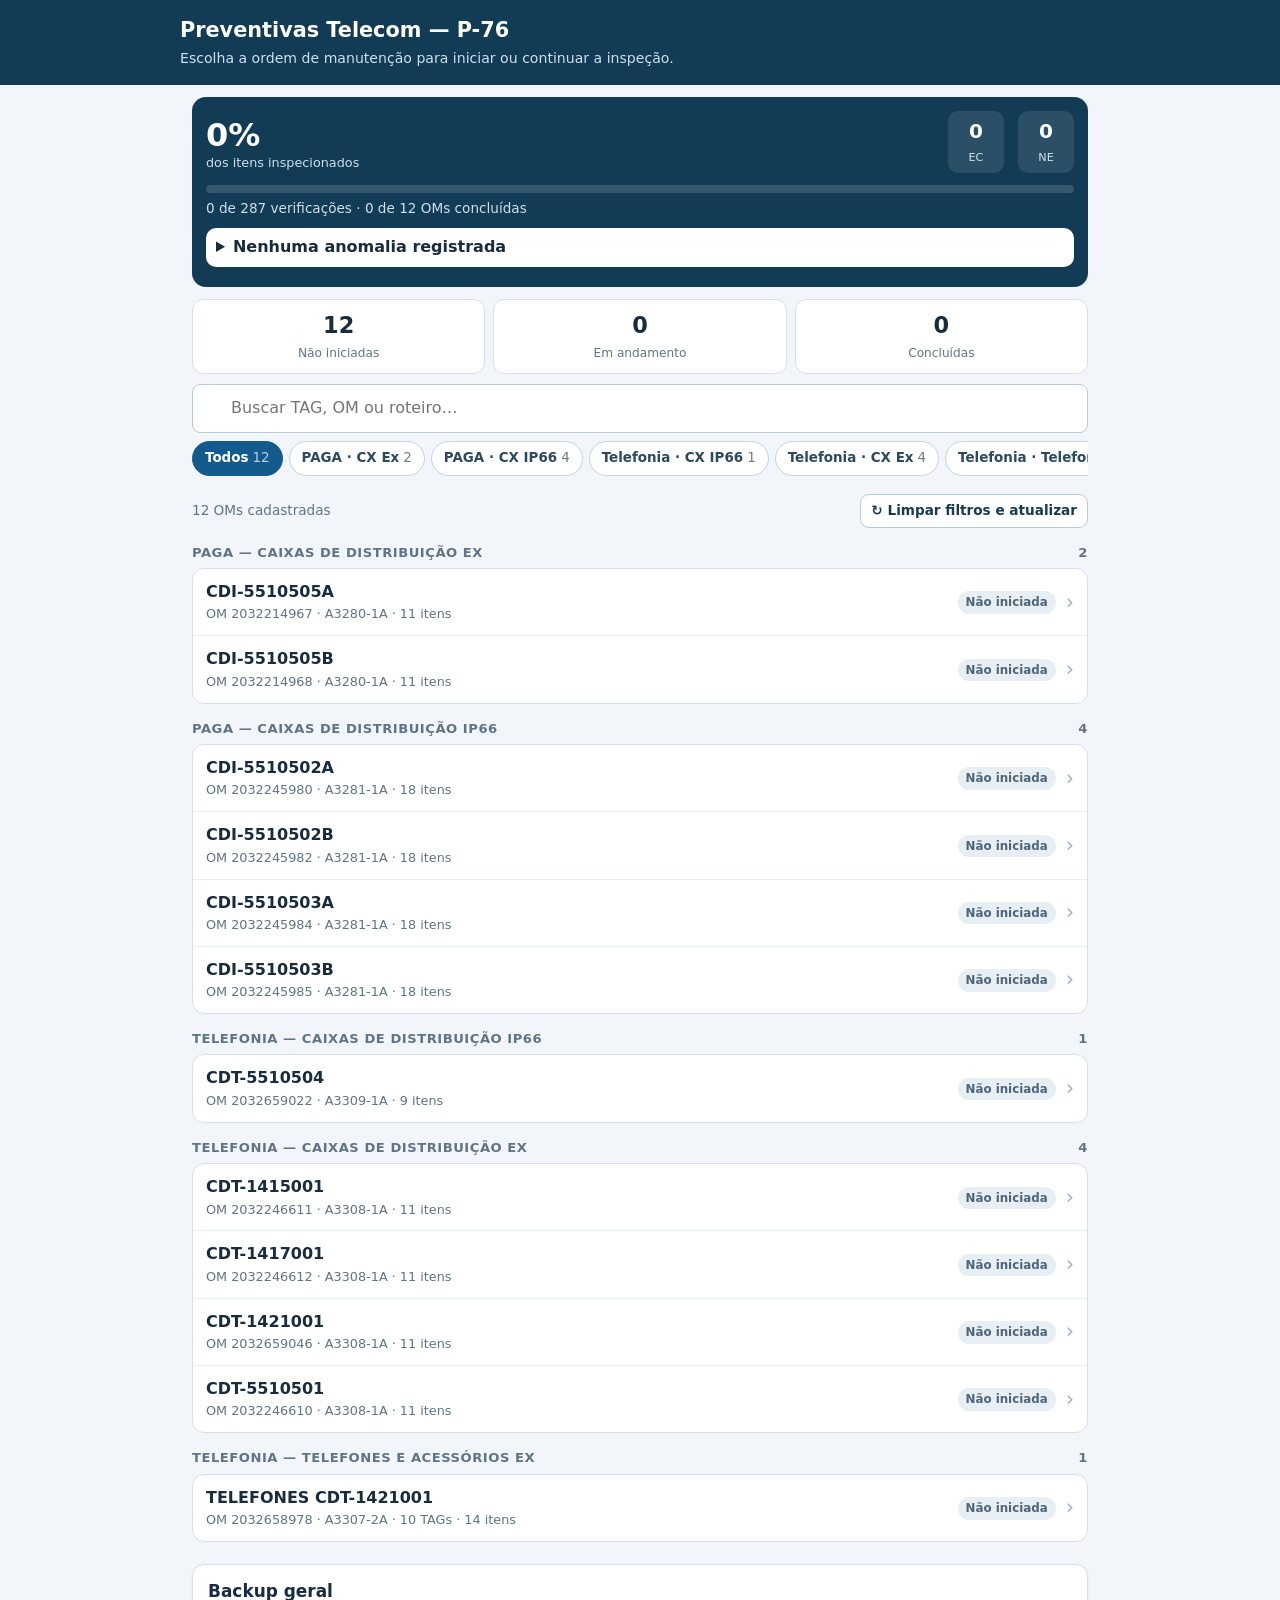
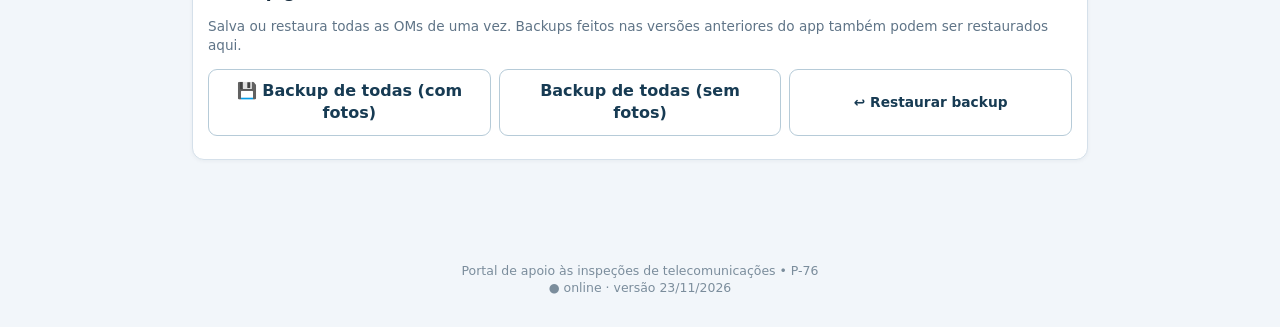
<file: index.html>
<!doctype html>
<html lang="pt-BR"><head><meta charset="utf-8"><meta name="viewport" content="width=device-width,initial-scale=1">
<meta name="theme-color" content="#123b56"><title>Preventivas Telecom | P-76</title>
<link rel="stylesheet" href="estilo.css?v=20261123">
<style>
.busca{position:sticky;top:0;z-index:5;background:var(--fundo);padding:10px 0 6px}
.busca input{font-size:1rem;padding:12px 12px 12px 38px!important;background:#fff url("data:image/svg+xml,%3Csvg xmlns='http://www.w3.org/2000/svg' width='18' height='18' fill='none' stroke='%235f7487' stroke-width='2.2'%3E%3Ccircle cx='8' cy='8' r='6'/%3E%3Cpath d='m12.5 12.5 4 4'/%3E%3C/svg%3E") no-repeat 12px center}
.chips{display:flex;gap:6px;overflow-x:auto;padding:8px 0 2px;scrollbar-width:none}
.chips::-webkit-scrollbar{display:none}
.chip{flex:0 0 auto;border:1px solid #c3d3df;background:#fff;color:#2b4a60;border-radius:99px;padding:7px 12px;font-size:.84rem;font-weight:600;cursor:pointer}
.chip[aria-pressed=true]{background:var(--azul2);border-color:var(--azul2);color:#fff}
.chip .n{opacity:.7;margin-left:4px}
.resumo{display:grid;grid-template-columns:repeat(3,1fr);gap:8px;margin-top:12px}
.resumo button{background:#fff;border:1px solid var(--borda);border-radius:11px;padding:10px 6px;text-align:center;cursor:pointer}
.resumo b{display:block;font-size:1.4rem}
.resumo span{font-size:.76rem;color:var(--suave)}
.resumo button[aria-pressed=true]{outline:2px solid var(--azul2)}
.grupo{margin:16px 0 4px}
.grupo h2{font-size:.82rem;text-transform:uppercase;letter-spacing:.04em;color:var(--suave);margin:0 0 6px;display:flex;justify-content:space-between}
.lista{background:#fff;border:1px solid var(--borda);border-radius:12px;overflow:hidden}
.linha{display:flex;align-items:center;gap:10px;padding:12px 13px;text-decoration:none;color:inherit;border-top:1px solid #e6edf3}
.linha:first-child{border-top:0}
.linha:hover,.linha:focus{background:var(--azul-claro);outline:0}
.linha .info{flex:1;min-width:0}
.linha .tag{font-weight:750;font-size:1rem}
.linha .det{font-size:.8rem;color:var(--suave);margin-top:2px}
.linha .lado{text-align:right;flex:0 0 auto}
.mini{width:74px;height:5px;background:#e3eaf0;border-radius:3px;margin:6px 0 0 auto;overflow:hidden}
.mini div{height:100%;background:var(--verde)}
.linha .seta{color:#9fb2c1;font-size:1.3rem}
.vazio{text-align:center;color:var(--suave);padding:26px 10px}
.painel{background:var(--azul);color:#fff;border-radius:14px;padding:14px;margin-top:12px}
.painel-topo{display:flex;align-items:flex-end;gap:14px}
.painel-topo>div:first-child{flex:1}
.painel-topo b{font-size:2rem;line-height:1;display:block}
.painel-topo span{font-size:.8rem;color:#cfe0ec}
.painel-num{text-align:center;background:#ffffff1a;border-radius:10px;padding:6px 10px;min-width:56px}
.painel-num span{display:block;font-size:1.25rem;font-weight:750;color:#fff}
.painel-num small{font-size:.7rem;color:#cfe0ec}
.painel-barra{height:8px;background:#ffffff26;border-radius:4px;margin:12px 0 6px;overflow:hidden}
.painel-barra div{height:100%;background:#5fd39a}
.painel .sub{color:#cfe0ec;margin:4px 0}
.painel details{background:#fff;color:var(--texto);border-radius:10px;padding:2px 10px;margin-top:10px}
.anom{display:block;text-decoration:none;color:inherit;border-top:1px solid #e6edf3;padding:8px 0;font-size:.84rem}
.anom:first-child{border-top:0}
.anom b{margin-right:6px}
.anom .o{color:var(--suave);display:block;margin-top:2px;overflow-wrap:anywhere}
.lista-info{display:flex;justify-content:space-between;align-items:center;gap:8px;margin:10px 0 0}
</style></head>
<body>
<header class="topo"><div class="wrap">
  <h1>Preventivas Telecom — P-76</h1>
  <p id="subtitulo">Escolha a ordem de manutenção para iniciar ou continuar a inspeção.</p>
</div></header>

<main class="wrap" style="padding-top:0">
  <section class="painel" id="painel" aria-label="Visão geral da campanha">
    <div class="painel-topo"><div><b id="pctGeral">–</b><span>dos itens inspecionados</span></div><div class="painel-num"><span id="nEC">–</span><small>EC</small></div><div class="painel-num"><span id="nNE">–</span><small>NE</small></div></div>
    <div class="painel-barra"><div id="barraGeral" style="width:0"></div></div>
    <p class="sub" id="painelTexto"></p>
    <details id="anomDet"><summary id="anomTitulo">Anomalias encontradas</summary><div id="anomLista"></div>
      <div class="acoes"><button class="btn" id="csvAnom" type="button">📊 Exportar anomalias (CSV / Excel)</button></div></details>
  </section>
  <div class="resumo" id="resumo"></div>
  <div class="busca">
    <input id="q" type="search" placeholder="Buscar TAG, OM ou roteiro…" aria-label="Buscar preventiva" autocomplete="off">
    <div class="chips" id="chipsSistema" aria-label="Filtrar por sistema"></div>
  </div>
  <div class="lista-info"><span class="sub" id="infoLista"></span><button id="resetarFiltros" type="button" class="btn peq">↻ Limpar filtros e atualizar</button></div><div id="lista"><p class="vazio">Carregando…</p></div>

  <section class="card" style="margin-top:22px">
    <h2>Backup geral</h2>
    <p class="sub">Salva ou restaura todas as OMs de uma vez. Backups feitos nas versões anteriores do app também podem ser restaurados aqui.</p>
    <div class="acoes">
      <button class="btn" id="bkTudo" type="button">💾 Backup de todas (com fotos)</button>
      <button class="btn" id="bkLeve" type="button">Backup de todas (sem fotos)</button>
      <label class="btn" for="restaurar" style="margin:0">↩️ Restaurar backup</label>
    </div>
    <input type="file" id="restaurar" class="oculto" accept=".json,application/json">
    <p class="msg" id="msg"></p>
  </section>
</main>
<footer class="rodape">Portal de apoio às inspeções de telecomunicações • P-76<br><span id="statusRede"></span> · versão 23/11/2026</footer>

<script src="dados.js?v=20261123"></script>
<script src="nucleo.js?v=20261123"></script>
<script>
'use strict';
const N=window.Nucleo,$=id=>document.getElementById(id);
const estado={q:'',sistema:'',situacao:''};
try{if(sessionStorage.getItem('p76-versao-catalogo')!=='20261123'){sessionStorage.removeItem('p76-filtro');sessionStorage.setItem('p76-versao-catalogo','20261123')}else Object.assign(estado,JSON.parse(sessionStorage.getItem('p76-filtro')||'{}'))}catch(e){}
let registros={},carregado=false;

const semAcento=s=>String(s).normalize('NFD').replace(/[̀-ͯ]/g,'').toLowerCase();
function guardarFiltro(){try{sessionStorage.setItem('p76-filtro',JSON.stringify(estado))}catch(e){}}
function el(tag,props={},...f){const e=document.createElement(tag);for(const [k,v] of Object.entries(props)){if(k==='class')e.className=v;else if(k in e)e[k]=v;else e.setAttribute(k,v)}e.append(...f);return e}
function situacaoDe(o){const r=registros[o.tag];return r?N.progresso(r):{situacao:'nova',feitos:0,total:N.roteiro(o).itens.length*(o.tagsEquipamentos?.length||1),pend:0}}

function desenharPainel(){
  let feitos=0,total=0;const anom=[];
  for(const o of P76.oms){const p=situacaoDe(o);feitos+=p.feitos;total+=p.total;const r=registros[o.tag];if(r)anom.push(...N.anomalias(o,r))}
  const pct=total?Math.round(100*feitos/total):0;
  $('pctGeral').textContent=carregado?pct+'%':'–';$('barraGeral').style.width=pct+'%';
  const ec=anom.filter(a=>a.status==='EC').length,ne=anom.filter(a=>a.status==='NE').length;
  $('nEC').textContent=carregado?ec:'–';$('nNE').textContent=carregado?ne:'–';
  const conc=P76.oms.filter(o=>situacaoDe(o).situacao==='ok').length;
  $('painelTexto').textContent=feitos+' de '+total+' verificações · '+conc+' de '+P76.oms.length+' OMs concluídas';
  $('anomTitulo').textContent=anom.length?'Anomalias encontradas ('+anom.length+')':'Nenhuma anomalia registrada';
  const l=$('anomLista');l.replaceChildren();
  for(const a of anom){
    const href='preventiva.html?tag='+encodeURIComponent(a.tag)+(a.equipamento!==a.tag&&typeof a.item==='number'?'&eq='+encodeURIComponent(a.equipamento):'')+(typeof a.item==='number'?'#item'+(a.item-1):'');
    l.append(el('a',{class:'anom',href},el('span',{class:'selo '+(a.status==='EC'?'and':'nova')},a.status),' ',el('b',{},a.equipamento),typeof a.item==='number'?'item '+String(a.item).padStart(2,'0'):a.item,el('span',{class:'o'},(a.nome!==a.equipamento?a.nome+' · ':'')+'OM '+a.om+' — '+(a.obs||'(sem OBS)'))));
  }
  $('csvAnom').disabled=!anom.length;
  window.__anom=anom;
}
$('csvAnom').onclick=()=>{
  const linhas=[['OM','Preventiva','Equipamento / cabo','Item','Status','Observação','Texto do item','Data','Executante']];
  for(const a of window.__anom||[]){const r=registros[a.tag];linhas.push([a.om,a.nome,a.equipamento,a.item,a.status,a.obs,a.texto,r?.date?r.date.split('-').reverse().join('/'):'',r?.name||''])}
  N.baixar(N.csv(linhas),'P76_anomalias_'+N.hoje()+'.csv');msg('Planilha de anomalias gerada.');
};
function atualizarRede(){$('statusRede').textContent=navigator.onLine?'● online':'● sem internet — usando cópia guardada no aparelho'}
addEventListener('online',atualizarRede);addEventListener('offline',atualizarRede);atualizarRede();

function desenhar(){
  desenharPainel();
  // Resumo (toque para filtrar)
  const cont={nova:0,and:0,ok:0,nc:0};P76.oms.forEach(o=>cont[situacaoDe(o).situacao]++);
  const resumo=$('resumo');resumo.replaceChildren();
  for(const [k,rot,n] of [['nova','Não iniciadas',cont.nova],['and','Em andamento',cont.and+cont.nc],['ok','Concluídas',cont.ok]]){
    const b=el('button',{type:'button','aria-pressed':String(estado.situacao===k)},el('b',{},carregado?String(n):'–'),el('span',{},rot));
    b.onclick=()=>{estado.situacao=estado.situacao===k?'':k;guardarFiltro();desenhar()};resumo.append(b);
  }
  // Chips de sistema
  const chips=$('chipsSistema');chips.replaceChildren();
  const opcoes=[['','Todos',P76.oms.length],...Object.entries(P76.sistemas).map(([k,v])=>[k,v.replace(/ — .*/,'')+' · '+v.replace(/.* — /,'').replace('Caixas de distribuição','CX'),P76.oms.filter(o=>o.sistema===k).length])];
  for(const [k,rot,n] of opcoes){const c=el('button',{type:'button',class:'chip','aria-pressed':String(estado.sistema===k)},rot,el('span',{class:'n'},String(n)));c.onclick=()=>{estado.sistema=k;guardarFiltro();desenhar()};chips.append(c)}
  // Lista filtrada
  const termo=semAcento(estado.q.trim());
  const visiveis=P76.oms.filter(o=>{
    if(estado.sistema&&o.sistema!==estado.sistema)return false;
    const s=situacaoDe(o).situacao;
    if(estado.situacao==='and'&&!(s==='and'||s==='nc'))return false;
    if(estado.situacao&&estado.situacao!=='and'&&s!==estado.situacao)return false;
    if(!termo)return true;
    const r=N.roteiro(o);
    return semAcento([o.tag,o.tituloCard||'',o.tagsEquipamentos?.join(' ')||'',o.om,o.roteiro,r.codigo,r.resumo,P76.sistemas[o.sistema]].join(' ')).includes(termo)||semAcento(o.tag.replace(/-/g,'')).includes(termo.replace(/-/g,''));
  });
  $('infoLista').textContent=visiveis.length===P76.oms.length?P76.oms.length+' OMs cadastradas':'Mostrando '+visiveis.length+' de '+P76.oms.length+' OMs';
  const lista=$('lista');lista.replaceChildren();
  if(!visiveis.length){lista.append(el('p',{class:'vazio'},'Nenhuma preventiva encontrada com esses filtros.'));return}
  for(const [k,nome] of Object.entries(P76.sistemas)){
    const doGrupo=visiveis.filter(o=>o.sistema===k);if(!doGrupo.length)continue;
    const ul=el('div',{class:'lista'});
    for(const o of doGrupo){
      const p=situacaoDe(o),r=N.roteiro(o);
      const lado=el('div',{class:'lado'},el('span',{class:'selo '+p.situacao},N.ROTULO[p.situacao]));
      if(p.feitos&&p.situacao!=='ok'){const m=el('div',{class:'mini',title:p.feitos+'/'+p.total+' itens'});m.append(el('div',{style:'width:'+(100*p.feitos/p.total)+'%'}));lado.append(m)}
      ul.append(el('a',{class:'linha',href:'preventiva.html?tag='+encodeURIComponent(o.tag)},
        el('div',{class:'info'},el('div',{class:'tag'},o.tituloCard||o.tag),el('div',{class:'det'},'OM '+o.om+' · '+o.roteiro+' · '+(o.tagsEquipamentos?o.tagsEquipamentos.length+' TAGs · ':'')+r.itens.length+' itens'+(p.feitos?' · '+p.feitos+'/'+p.total+' marcados':''))),
        lado,el('span',{class:'seta','aria-hidden':'true'},'›')));
    }
    lista.append(el('section',{class:'grupo'},el('h2',{},el('span',{},nome),el('span',{},String(doGrupo.length))),ul));
  }
}

$('resetarFiltros').onclick=async()=>{try{sessionStorage.removeItem('p76-filtro');const registration=await navigator.serviceWorker?.getRegistration();if(registration)await registration.update()}catch(e){}location.replace('./?atualizacao='+Date.now())};
$('q').value=estado.q;
$('q').addEventListener('input',()=>{estado.q=$('q').value;guardarFiltro();desenhar()});

async function carregarTodos(){
  registros={};
  for(const o of P76.oms){try{const {registro,origem}=await N.carregar(o.tag);if(origem!=='novo')registros[o.tag]=registro}catch(e){}}
  carregado=true;desenhar();
}

function msg(t,c){$('msg').textContent=t;$('msg').className='msg'+(c?' '+c:'')}
async function todosRegistros(){const l=[];for(const o of P76.oms){const {registro,origem}=await N.carregar(o.tag);if(origem!=='novo')l.push(registro)}return l}
$('bkTudo').onclick=async()=>{const l=await todosRegistros();if(!l.length){alert('Nenhuma preventiva iniciada.');return}const b=N.montarBackup(l,false);N.baixar(b,'P76_preventivas_backup_'+N.hoje()+'.json');msg('Backup de '+l.length+' OM(s), '+(b.size/1048576).toFixed(1)+' MB, solicitado. Confira no OneDrive.')};
$('bkLeve').onclick=async()=>{const l=await todosRegistros();if(!l.length){alert('Nenhuma preventiva iniciada.');return}N.baixar(N.montarBackup(l,true),'P76_preventivas_backup_SEM_FOTOS_'+N.hoje()+'.json');msg('Backup sem fotos de '+l.length+' OM(s) solicitado.')};
$('restaurar').onchange=async e=>{
  const f=e.target.files?.[0];e.target.value='';if(!f)return;
  try{
    const regs=N.lerBackup(JSON.parse(await f.text())),tags=Object.keys(regs);
    if(!tags.length)throw Error('nenhuma preventiva reconhecida no arquivo.');
    if(!confirm('Restaurar '+tags.length+' OM(s): '+tags.join(', ')+'?\nOs dados atuais dessas OMs serão substituídos.'))return;
    for(const t of tags)await N.salvar(regs[t]);
    msg('Restaurado: '+tags.join(', ')+'.','ok');await carregarTodos();
  }catch(err){msg('Não foi possível restaurar: '+err.message,'erro')}
};

desenhar();carregarTodos();N.registrarSW();N.pedirPersistencia();
addEventListener('pageshow',e=>{if(e.persisted)carregarTodos()});
</script>
</body></html>
</file>
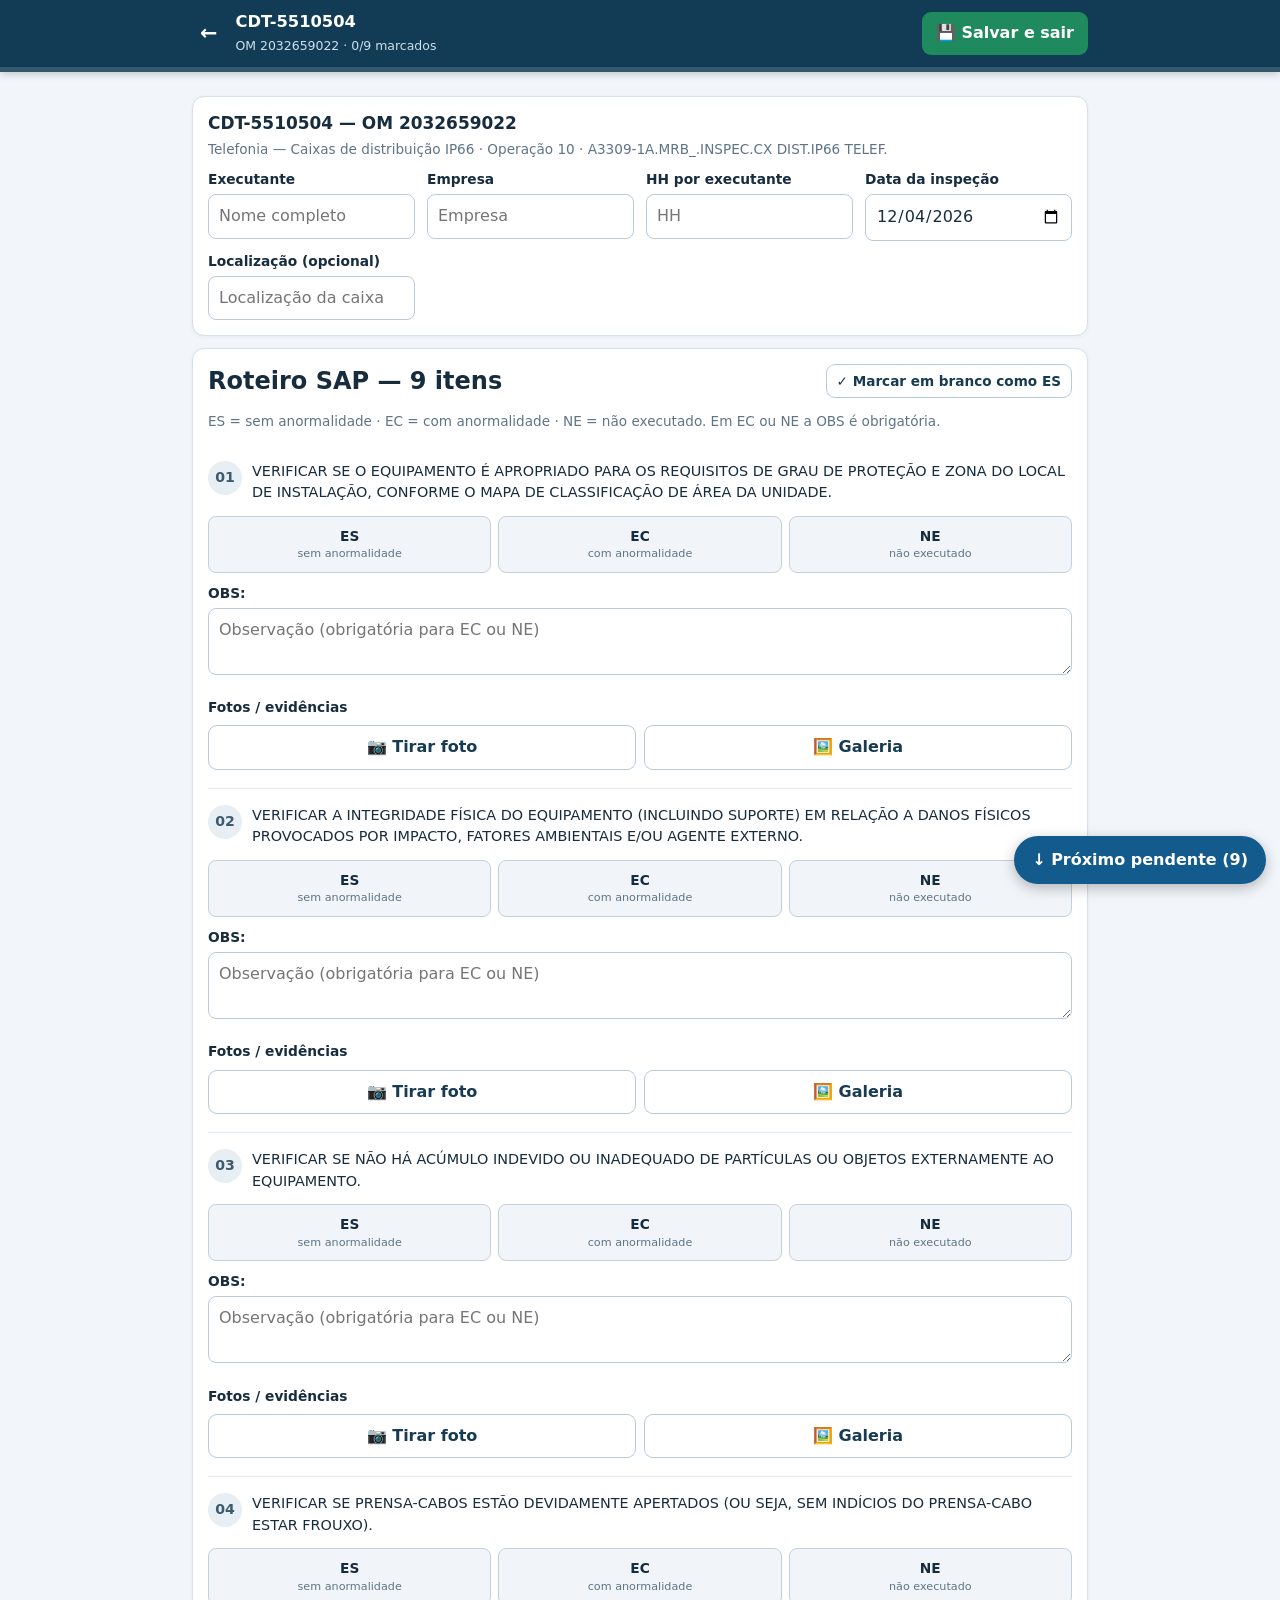
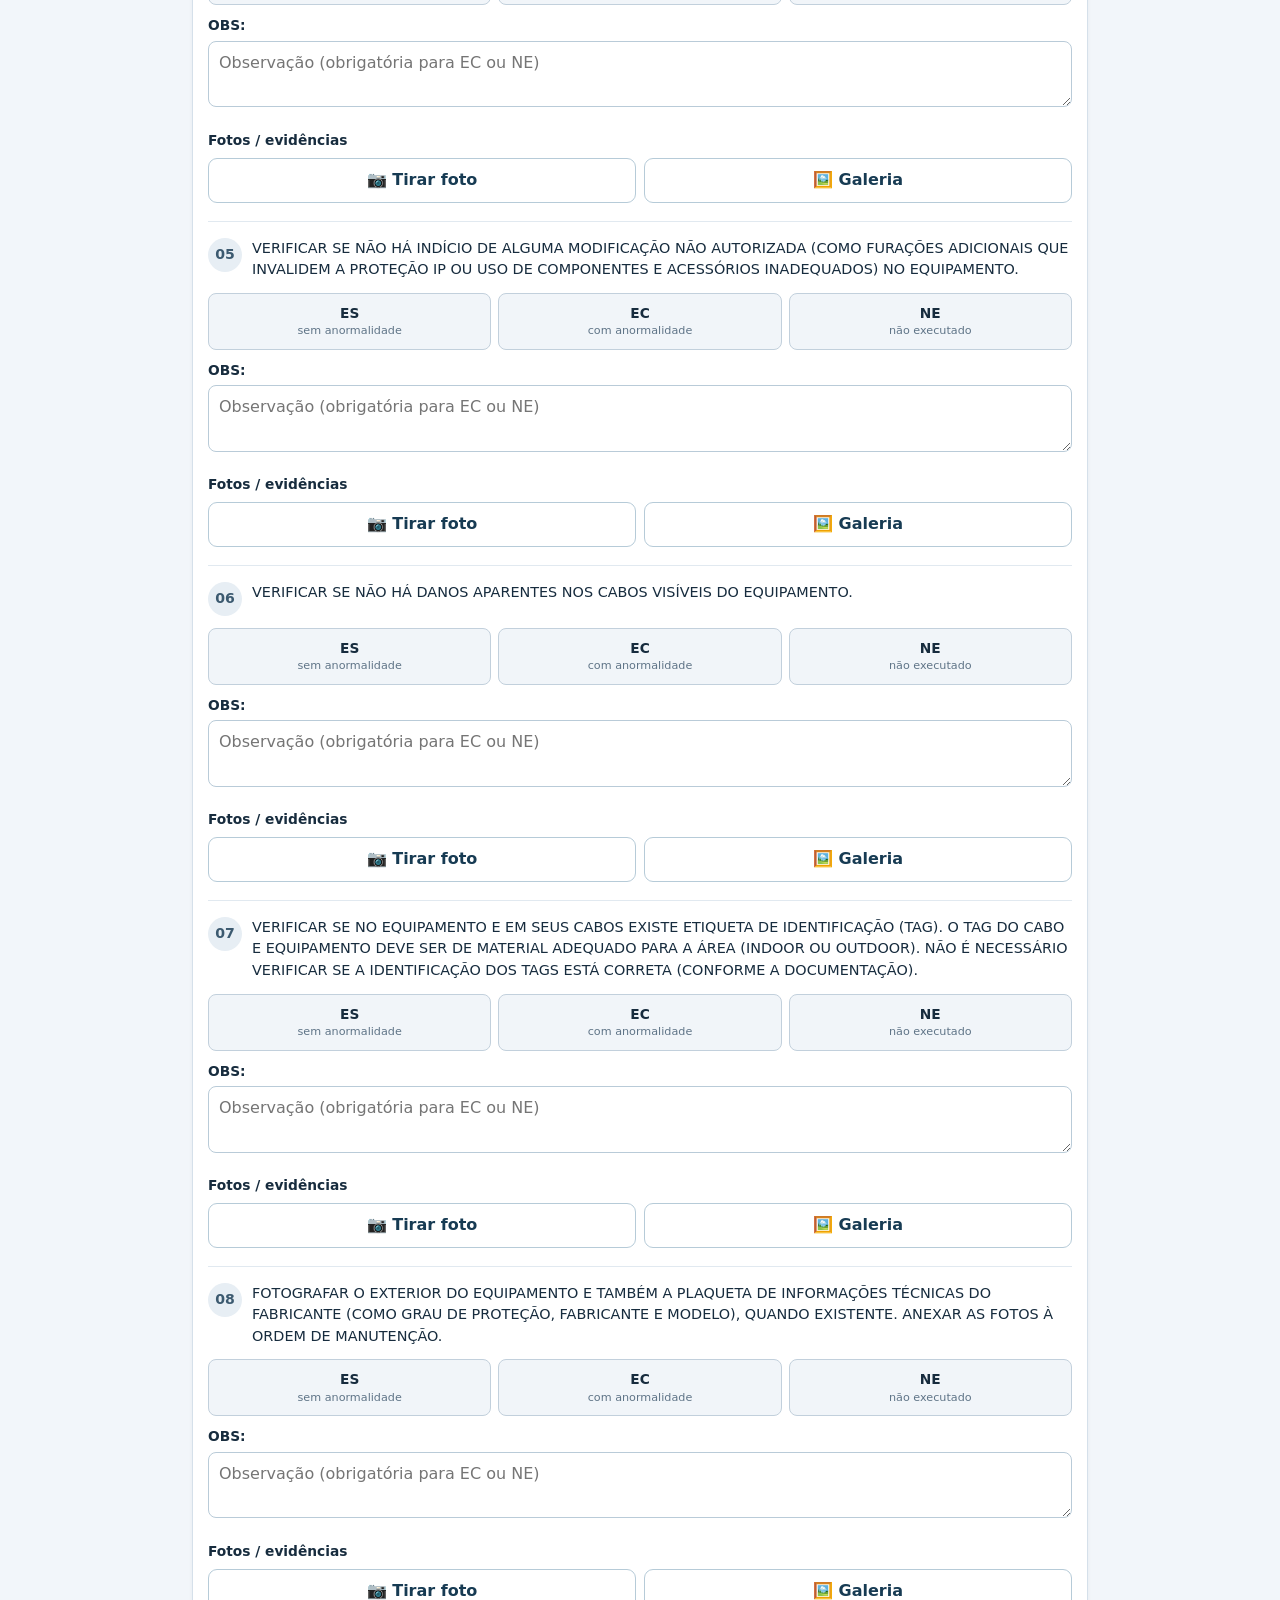
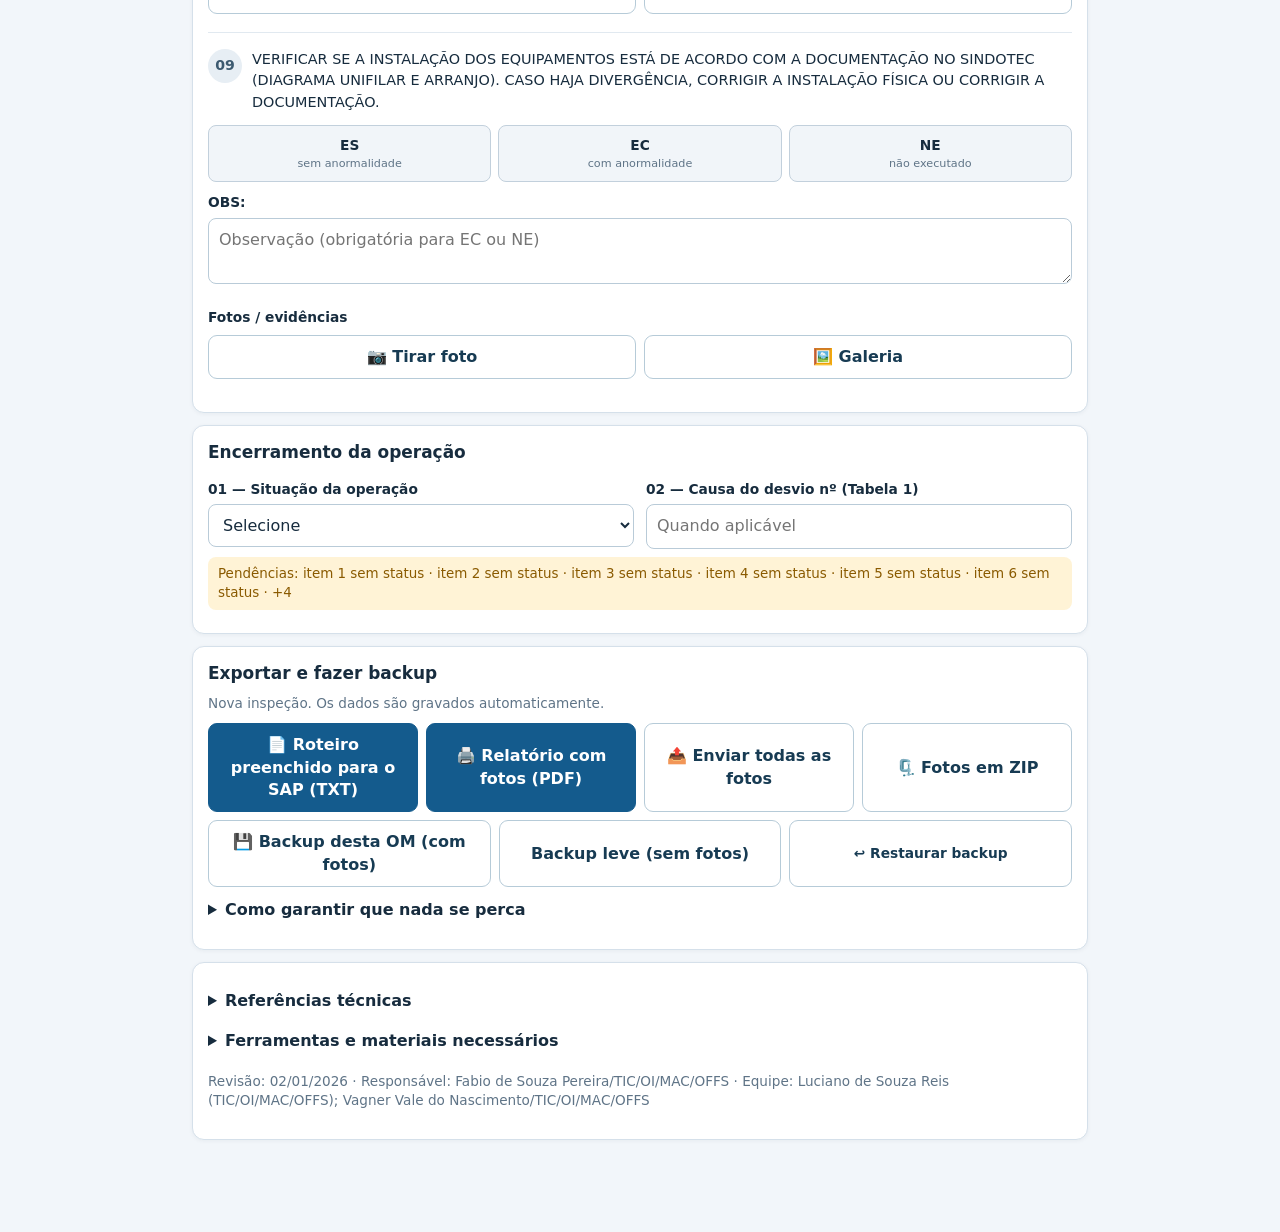
<file: cdt.html>
<!doctype html><html lang="pt-BR"><head><meta charset="utf-8"><meta name="viewport" content="width=device-width,initial-scale=1"><title>Abrindo preventiva…</title><script>/* Endereço antigo: redireciona para a preventiva padronizada (os dados salvos são trazidos automaticamente). */location.replace("preventiva.html?tag=CDT-5510504");</script></head><body><p style="font-family:system-ui;padding:20px">Abrindo preventiva… <a href="./">Ir ao início</a></p></body></html>
</file>
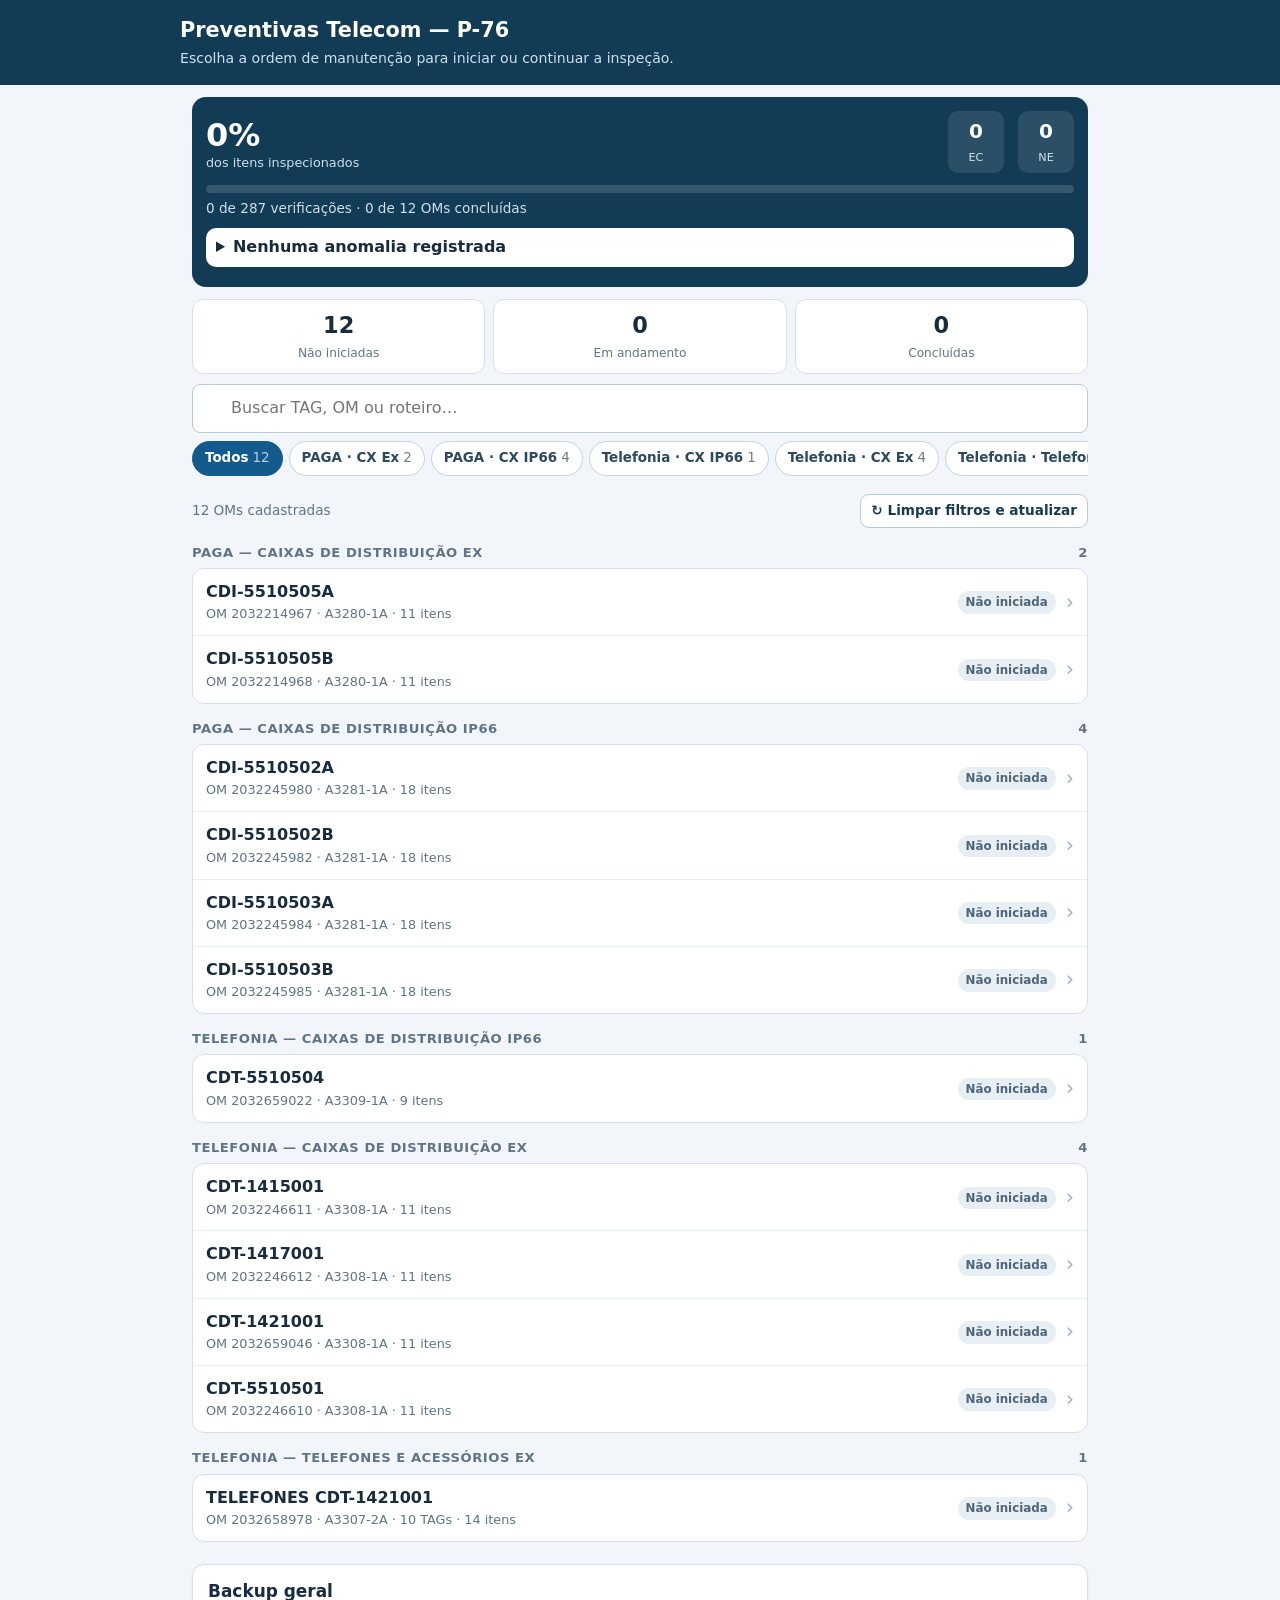
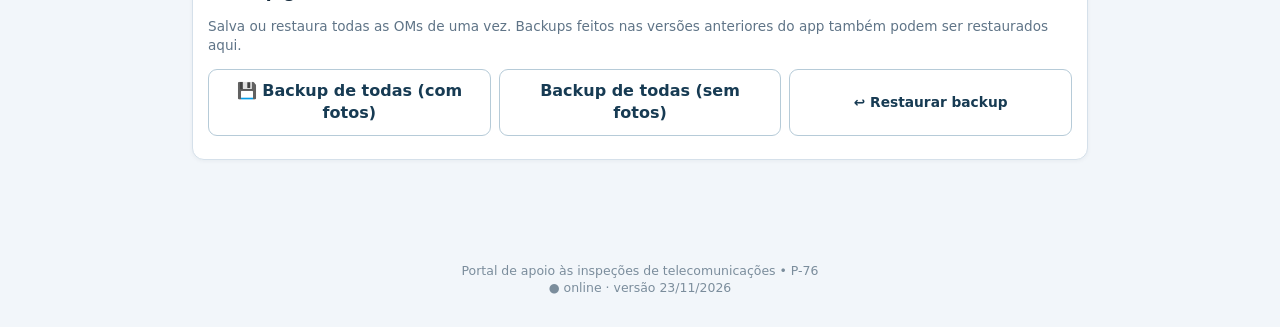
<file: ip66-paga.html>
<!doctype html><html lang="pt-BR"><head><meta charset="utf-8"><meta name="viewport" content="width=device-width,initial-scale=1"><title>Abrindo preventiva…</title><script>/* Endereço antigo: redireciona para a preventiva padronizada (os dados salvos são trazidos automaticamente). */var t=new URLSearchParams(location.search).get("tag");location.replace(t?"preventiva.html?tag="+encodeURIComponent(t):"./");</script></head><body><p style="font-family:system-ui;padding:20px">Abrindo preventiva… <a href="./">Ir ao início</a></p></body></html>
</file>
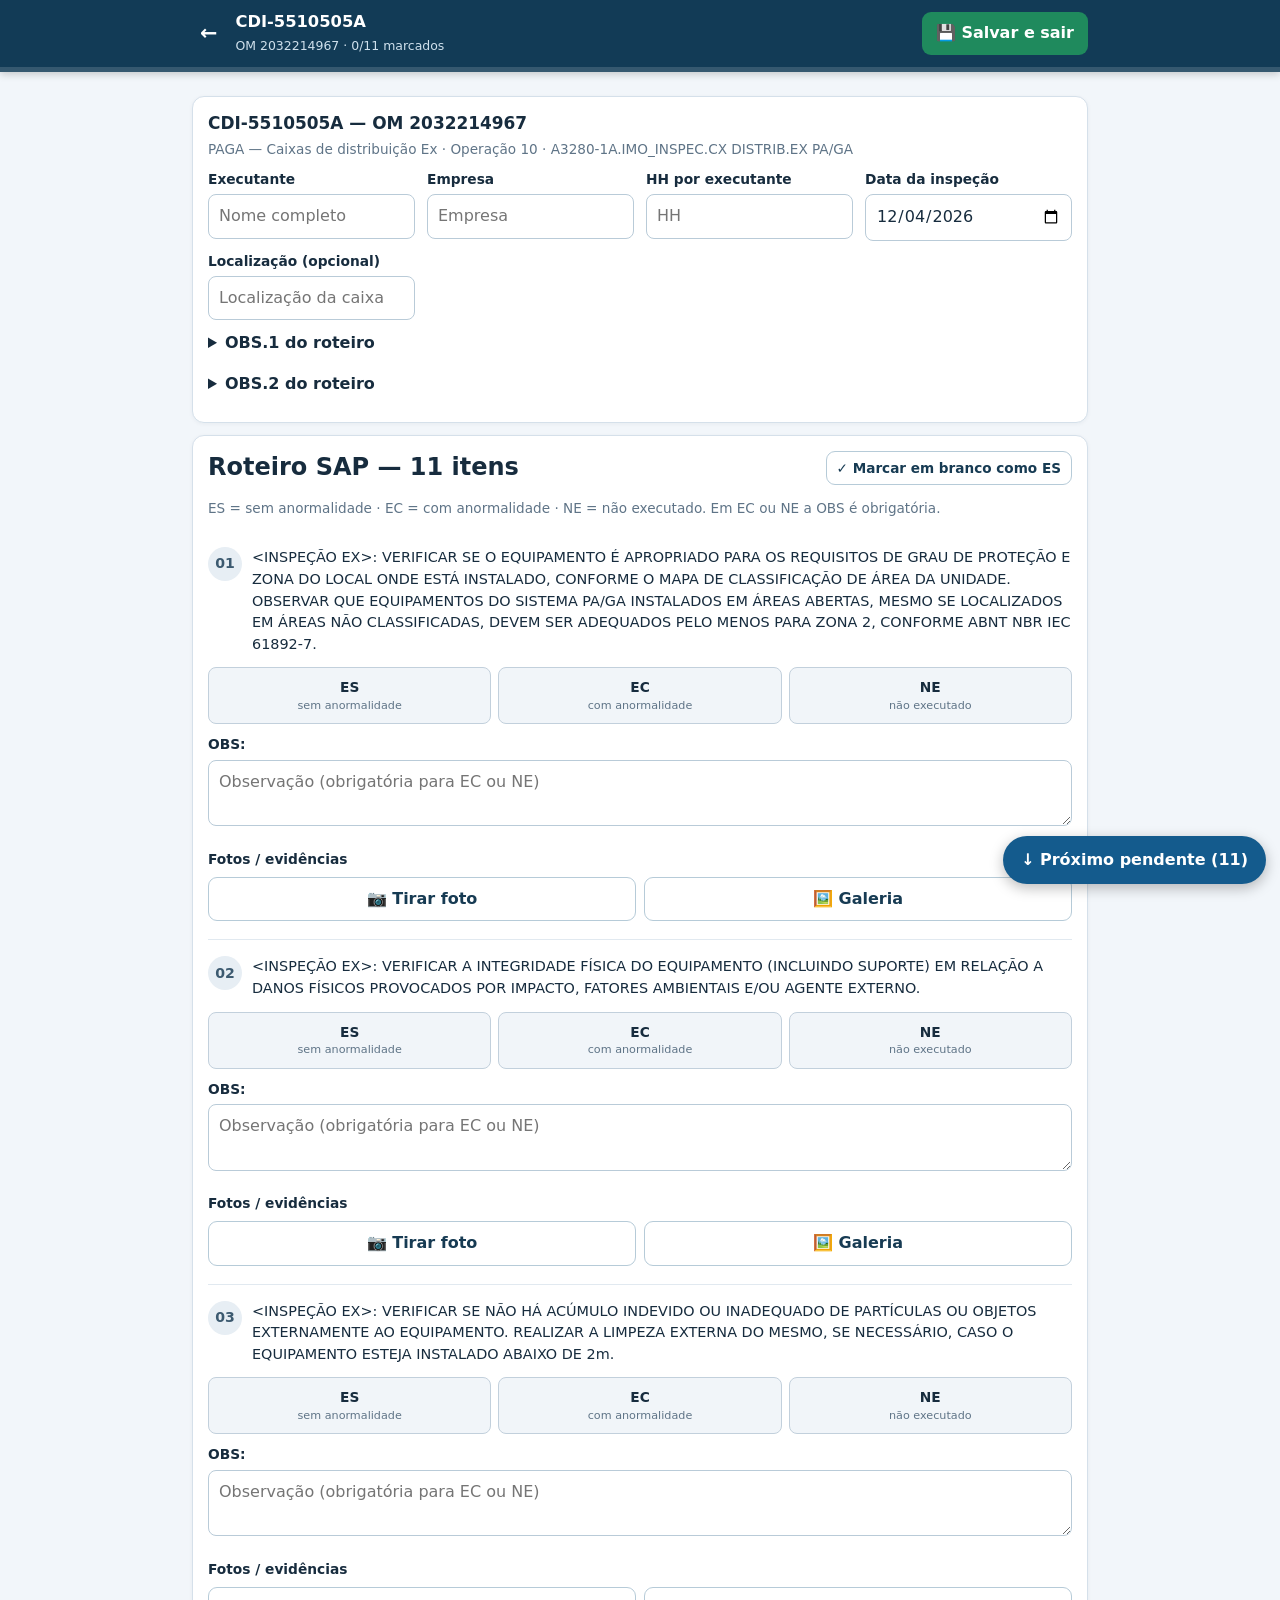
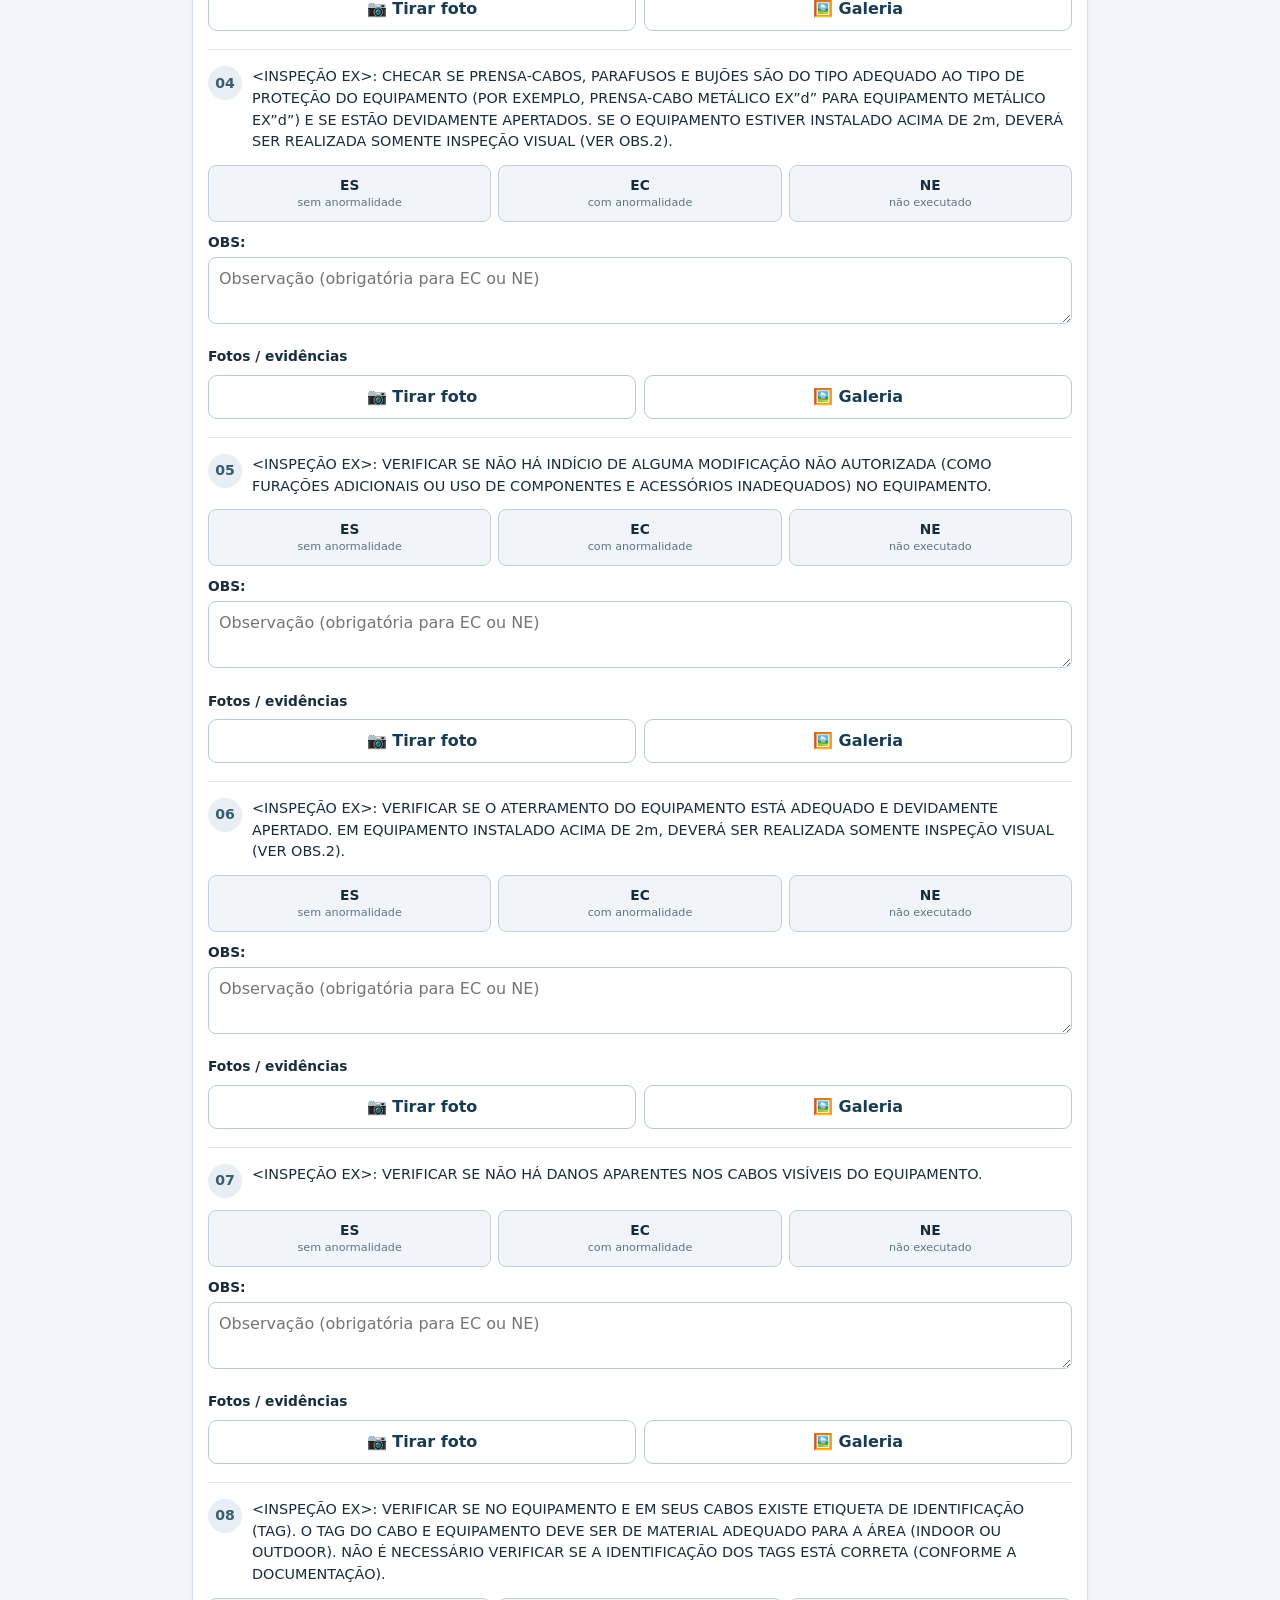
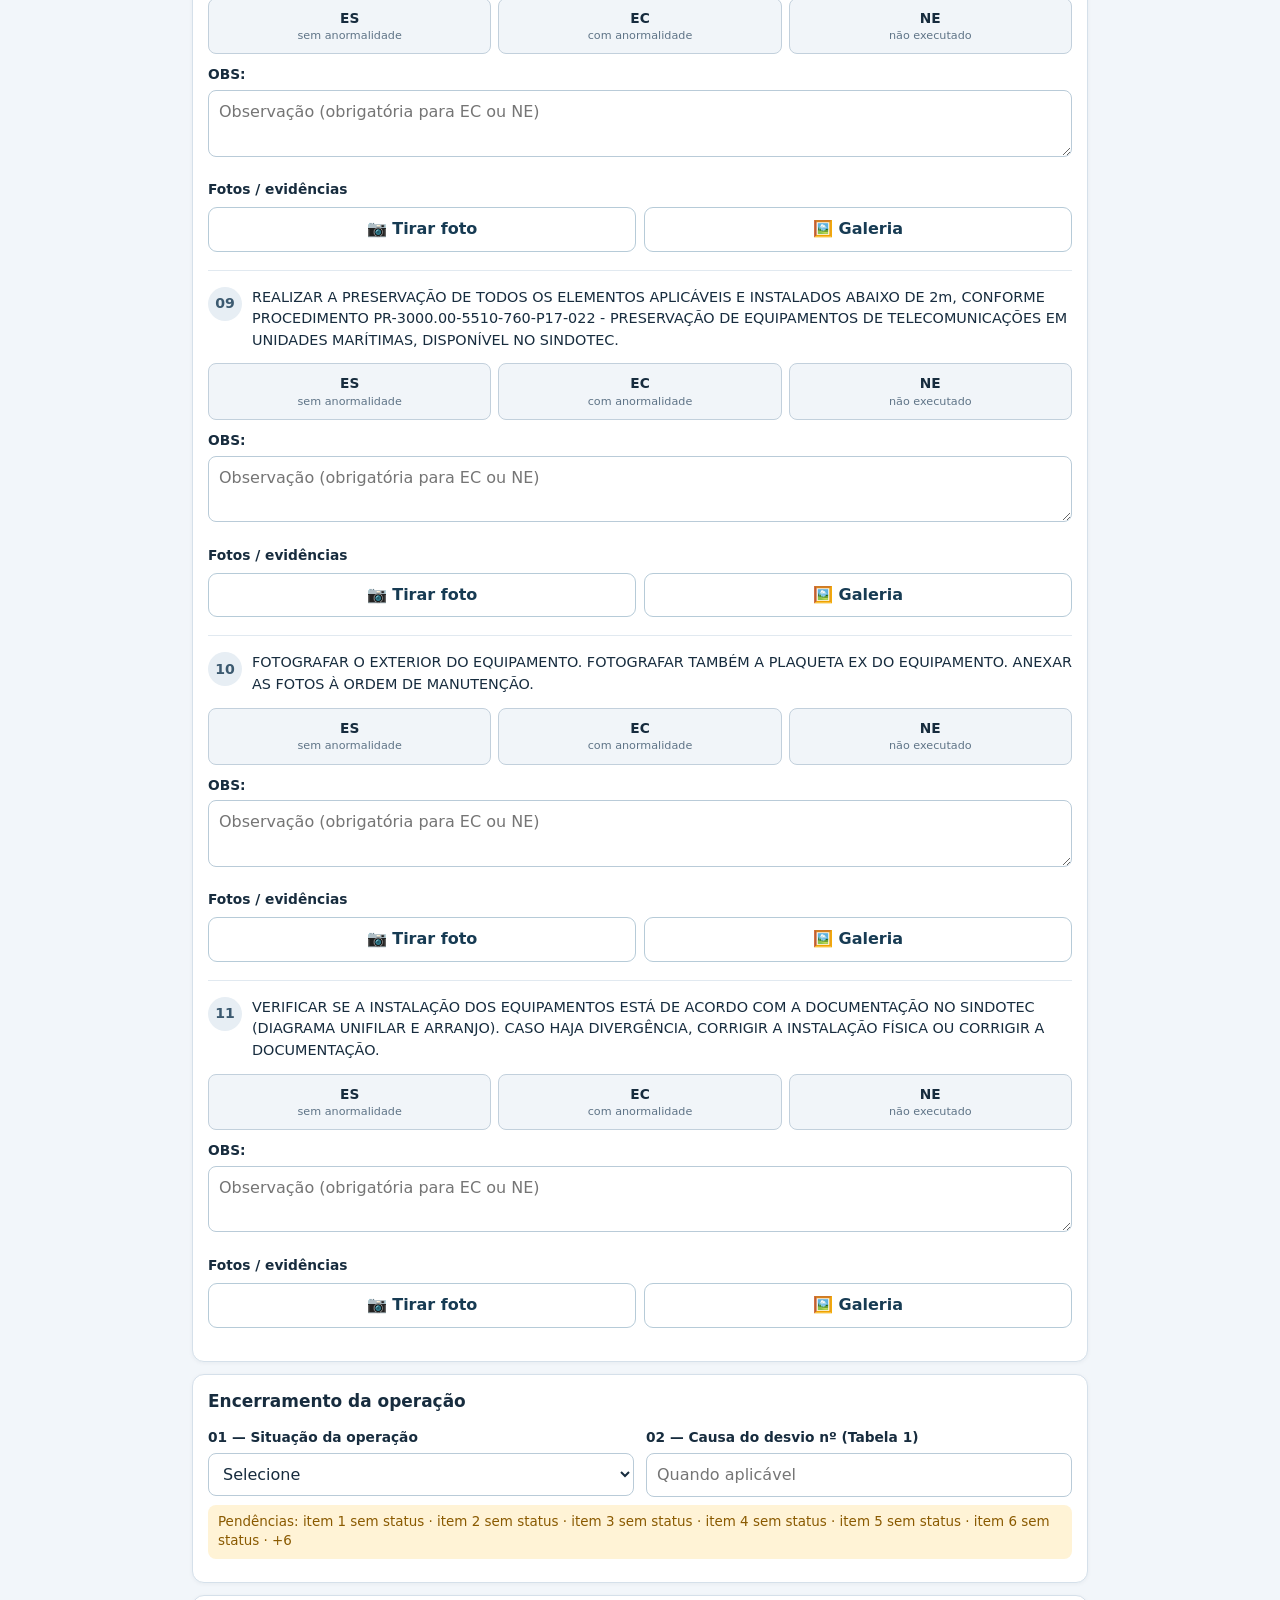
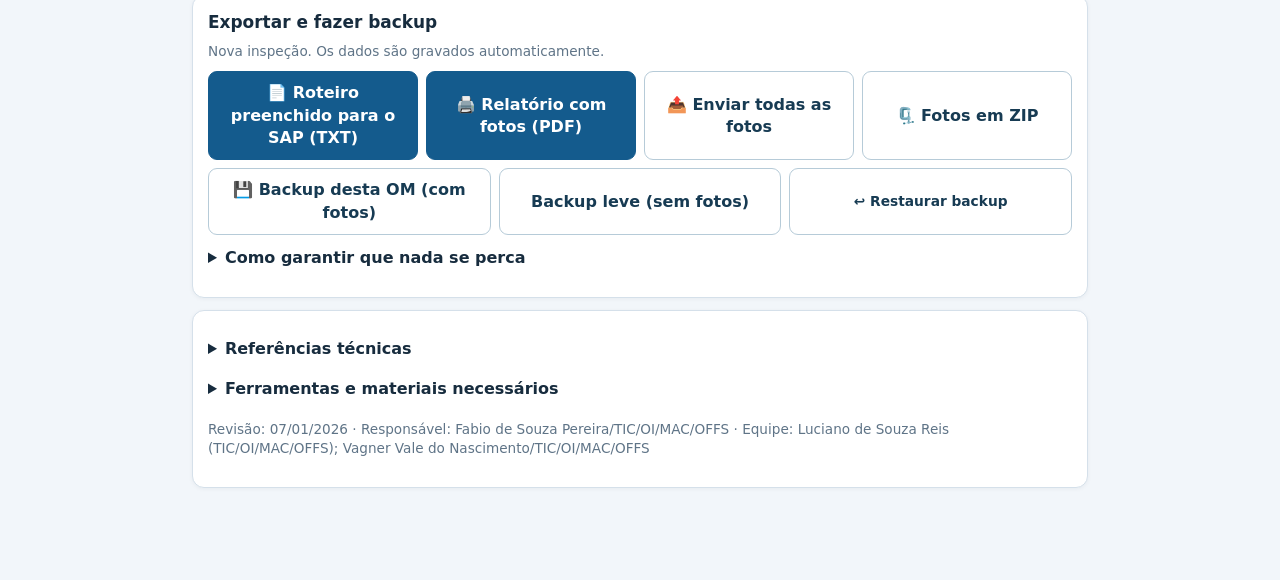
<file: paga.html>
<!doctype html><html lang="pt-BR"><head><meta charset="utf-8"><meta name="viewport" content="width=device-width,initial-scale=1"><title>Abrindo preventiva…</title><script>/* Endereço antigo: redireciona para a preventiva padronizada (os dados salvos são trazidos automaticamente). */var q=new URLSearchParams(location.search);location.replace("preventiva.html?tag=CDI-5510505"+(q.get("caixa")==="B"?"B":"A"));</script></head><body><p style="font-family:system-ui;padding:20px">Abrindo preventiva… <a href="./">Ir ao início</a></p></body></html>
</file>
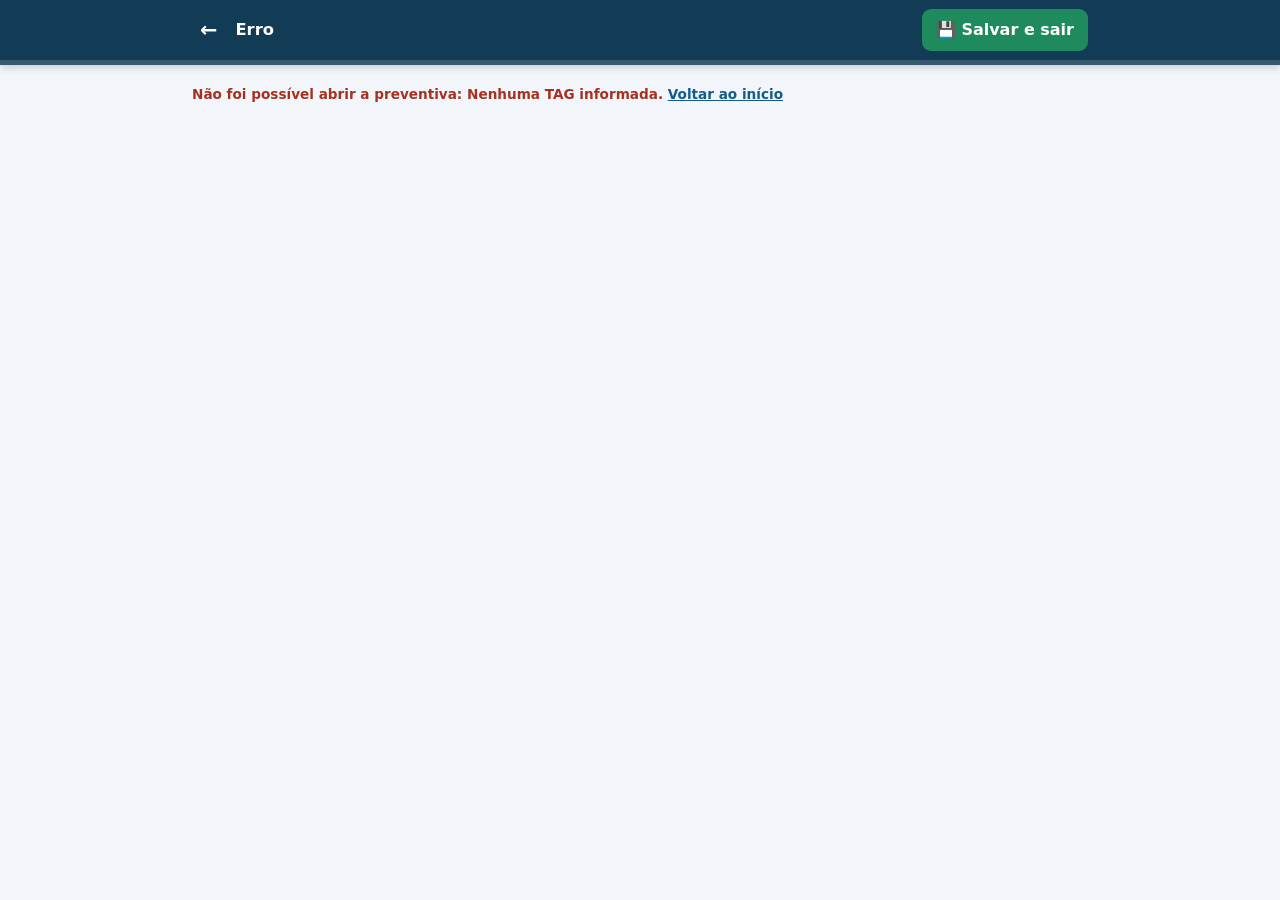
<file: preventiva.html>
<!doctype html>
<html lang="pt-BR"><head><meta charset="utf-8"><meta name="viewport" content="width=device-width,initial-scale=1">
<meta name="theme-color" content="#123b56"><title>Preventiva | P-76</title>
<link rel="stylesheet" href="estilo.css?v=20261123"></head>
<body>
<div class="barra"><div class="wrap">
  <a class="voltar" href="./" aria-label="Voltar ao início">←</a>
  <button class="id" id="idTopo" type="button" title="Ir para o próximo item pendente"><b id="tagTopo">Carregando…</b><small id="progTopo"></small></button>
  <button class="salvar" id="salvarSair" type="button">💾 Salvar e sair</button>
</div><div class="progresso"><div id="barraProg" style="width:0"></div></div></div>

<main class="wrap">
<p id="erroGeral" class="msg erro"></p>
<div id="app" hidden>

<section class="card">
  <h2 id="titulo"></h2>
  <div class="sub" id="meta"></div>
  <div class="grade">
    <div><label for="name">Executante</label><input id="name" autocomplete="name" placeholder="Nome completo"></div>
    <div><label for="company">Empresa</label><input id="company" placeholder="Empresa"></div>
    <div><label for="hours">HH por executante</label><input id="hours" inputmode="decimal" placeholder="HH"></div>
    <div><label for="date">Data da inspeção</label><input id="date" type="date"></div>
    <div><label for="location">Localização (opcional)</label><input id="location" placeholder="Localização da caixa"></div>
  </div>
  <p class="sub" id="notaPerfil" hidden>Executante, empresa e HH preenchidos com os dados da sua última inspeção.</p>
  <div id="obsRoteiro"></div>
</section>

<section class="card">
  <div class="cab-itens">
    <h2 id="tituloItens">Roteiro SAP</h2>
    <button type="button" class="btn peq" id="marcarES">✓ Marcar em branco como ES</button>
  </div>
  <p class="sub">ES = sem anormalidade · EC = com anormalidade · NE = não executado. Em EC ou NE a OBS é obrigatória.</p>
  <div id="modoMulti" hidden>
    <div class="alternar" role="tablist" aria-label="Forma de preenchimento">
      <button type="button" role="tab" id="modoItem">Por item <small>todas as TAGs juntas</small></button>
      <button type="button" role="tab" id="modoTag">Por TAG <small>um equipamento por vez</small></button>
    </div>
    <div id="seletorTag" hidden>
      <div class="tags-rolagem" id="tagsChips"></div>
    </div>
  </div>
  <div id="itens"></div>
</section>

<section class="card">
  <h2>Encerramento da operação</h2>
  <div class="grade">
    <div><label for="outcome">01 — Situação da operação</label><select id="outcome"><option value="">Selecione</option><option>CONCLUÍDA</option><option>NÃO CONCLUÍDA</option><option>NÃO EXECUTADA</option></select></div>
    <div><label for="deviation">02 — Causa do desvio nº (Tabela 1)</label><input id="deviation" placeholder="Quando aplicável"></div>
  </div>
  <div id="pendencias"></div>
</section>

<section class="card">
  <h2>Exportar e fazer backup</h2>
  <p id="msgSalvo" class="msg"></p>
  <div class="acoes">
    <button class="btn prim" id="txt" type="button">📄 Roteiro preenchido para o SAP (TXT)</button>
    <button class="btn prim" id="relatorio" type="button">🖨️ Relatório com fotos (PDF)</button>
    <button class="btn" id="compartilhar" type="button">📤 Enviar todas as fotos</button>
    <button class="btn" id="zipFotos" type="button">🗜️ Fotos em ZIP</button>
    <button class="btn" id="backup" type="button">💾 Backup desta OM (com fotos)</button>
    <button class="btn" id="backupLeve" type="button">Backup leve (sem fotos)</button>
    <label class="btn" for="restaurar" style="margin:0">↩️ Restaurar backup</label>
  </div>
  <input type="file" id="restaurar" class="oculto" accept=".json,application/json">
  <details><summary>Como garantir que nada se perca</summary>
    <p class="sub">Os dados ficam gravados no navegador do PDA, que pode ser limpo pelo sistema. Ao terminar, envie o TXT, o relatório e as fotos ao OneDrive corporativo e confira se chegaram. As fotos originais ficam guardadas separadamente no PDA; o backup JSON leva cópias otimizadas (até 1600 px), não os originais. Se o envio em lote ou o ZIP não chegar ao OneDrive, use “Enviar” em cada foto e faça também o backup leve.</p>
  </details>
</section>

<section class="card">
  <details><summary>Referências técnicas</summary><pre id="refs"></pre></details>
  <details><summary>Ferramentas e materiais necessários</summary><pre id="materiais"></pre></details>
  <p class="sub" id="revisao"></p>
</section>
</div>
</main>
<button type="button" id="proximo" class="fab" hidden>↓ Próximo pendente</button>

<script src="dados.js?v=20261123"></script>
<script src="nucleo.js?v=20261123"></script>
<script>
'use strict';
const N=window.Nucleo,$=id=>document.getElementById(id);
const CAMPOS=['name','company','hours','date','location','outcome','deviation'];
let O,R,reg,timer,cadeia=Promise.resolve(),MULTI=false,modo='item',tagAtiva='';
let atualizadores=[];

/* ---------- Utilidades ---------- */
function el(tag,props={},...filhos){const e=document.createElement(tag);for(const [k,v] of Object.entries(props)){if(k==='class')e.className=v;else if(k==='dataset')Object.assign(e.dataset,v);else if(k in e)e[k]=v;else e.setAttribute(k,v)}e.append(...filhos.filter(x=>x!=null));return e}
const n2=i=>String(i+1).padStart(2,'0');
const precisaObs=it=>(it.status==='EC'||it.status==='NE')&&!it.obs.trim();
const pendente=it=>!it.status||precisaObs(it);
function todosItens(){ // [{tag,i,it}] na ordem do roteiro
  if(!MULTI)return reg.items.map((it,i)=>({tag:O.tag,i,it}));
  const l=[];R.itens.forEach((_,i)=>O.tagsEquipamentos.forEach(tag=>l.push({tag,i,it:reg.tagItems[tag][i]})));return l;
}

/* ---------- Perfil do executante (lembrado no aparelho) ---------- */
function lerPerfil(){try{return JSON.parse(localStorage.getItem('p76-perfil')||'{}')}catch(e){return {}}}
function guardarPerfil(){try{localStorage.setItem('p76-perfil',JSON.stringify({name:reg.name,company:reg.company,hours:reg.hours}))}catch(e){}}

/* ---------- Frases rápidas de OBS ---------- */
const FRASES_PADRAO=['SEM ANORMALIDADES.','EQUIPAMENTO INSTALADO ACIMA DE 2m. REALIZADA SOMENTE INSPEÇÃO VISUAL.','TAREFA NÃO APLICÁVEL A ESTE TIPO DE EQUIPAMENTO.','ABERTA NOTA Nº  PARA CORREÇÃO.','NÃO EXECUTADO POR FALTA DE ACESSO AO EQUIPAMENTO.','NÃO EXECUTADO POR FALTA DE LIBERAÇÃO DA ÁREA.'];
function lerFrases(){try{return JSON.parse(localStorage.getItem('p76-frases')||'[]')}catch(e){return []}}
function guardarFrase(t){t=t.trim();if(t.length<4||t.length>240)return;try{const l=[t,...lerFrases().filter(x=>x!==t)].slice(0,8);localStorage.setItem('p76-frases',JSON.stringify(l))}catch(e){}}

/* ---------- Gravação ---------- */
function msg(t,classe){const m=$('msgSalvo');m.textContent=t;m.className='msg'+(classe?' '+classe:'')}
function agendar(){clearTimeout(timer);msg('Alterações pendentes de gravação…');atualizarProgresso();timer=setTimeout(gravarAgora,300)}
function gravarAgora(){
  clearTimeout(timer);
  cadeia=cadeia.catch(()=>{}).then(()=>N.salvar(reg));
  return cadeia.then(()=>{msg('Gravado no PDA às '+new Date().toLocaleTimeString('pt-BR',{hour:'2-digit',minute:'2-digit'})+'. Faça backup no OneDrive ao terminar.','ok');return true})
    .catch(e=>{msg('ATENÇÃO: NÃO SALVO no PDA ('+(e?.message||e)+'). Não feche a página; envie as fotos ao OneDrive.','erro');return false});
}
async function sairPara(url){
  if(!reg){location.assign(url);return}
  const ok=await gravarAgora();
  if(ok)location.assign(url);
  else alert('Não foi possível confirmar a gravação. Os dados continuam na tela: não feche a aba e exporte um backup.');
}
$('salvarSair').onclick=async()=>{const b=$('salvarSair');b.disabled=true;b.textContent='Gravando…';await sairPara('./');b.disabled=false;b.textContent='💾 Salvar e sair'};
addEventListener('pagehide',()=>{if(reg)gravarAgora()});

/* ---------- Progresso e pendências ---------- */
function atualizarProgresso(){
  const p=N.progresso(reg);
  $('progTopo').textContent='OM '+O.om+' · '+p.feitos+'/'+p.total+' marcados'+(p.pend?' · '+p.pend+' sem OBS':'');
  $('barraProg').style.width=(100*p.feitos/p.total)+'%';
  atualizadores.forEach(f=>f());
  const lista=verificar();
  $('pendencias').replaceChildren();
  if(lista.length)$('pendencias').append(el('p',{class:'aviso'},'Pendências: '+lista.slice(0,6).join(' · ')+(lista.length>6?' · +'+(lista.length-6):'')));
  else $('pendencias').append(el('p',{class:'aviso ok'},'✓ Todos os itens preenchidos. Selecione a situação da operação e exporte.'));
  const np=todosItens().filter(x=>pendente(x.it)).length;
  $('proximo').hidden=!np;$('proximo').textContent='↓ Próximo pendente ('+np+')';
  const vazios=todosItens().filter(x=>!x.it.status).length;
  $('marcarES').disabled=!vazios;
}
function verificar(){
  const e=[];
  for(const {tag,i,it} of todosItens()){const pre=MULTI?tag+': ':'';if(!it.status)e.push(pre+'item '+(i+1)+' sem status');else if(precisaObs(it))e.push(pre+'item '+(i+1)+' sem OBS')}
  for(const [k,nome] of [['power','potência'],['isolation','isolação']])reg[k].forEach((m,i)=>{if(!m.status||(m.status!=='NE'&&!m.measured))e.push(nome+' linha '+(i+1)+' incompleta')});
  if(!reg.outcome)e.push('situação da operação não selecionada');
  return e;
}
function irProximoPendente(depoisDe){
  const alvos=[...document.querySelectorAll('[data-pendente="1"]')];
  let alvo=alvos[0];
  if(depoisDe){const d=alvos.find(a=>depoisDe.compareDocumentPosition(a)&Node.DOCUMENT_POSITION_FOLLOWING&&!depoisDe.contains(a));if(d)alvo=d;else if(depoisDe)return}
  if(!alvo&&MULTI&&modo==='tag'){const x=todosItens().find(x=>pendente(x.it));if(x){escolherTag(x.tag).then(()=>irProximoPendente());return}}
  if(alvo){alvo.scrollIntoView({behavior:'smooth',block:'start'});alvo.classList.add('piscar');setTimeout(()=>alvo.classList.remove('piscar'),1200)}
}
$('proximo').onclick=()=>irProximoPendente();
$('idTopo').onclick=()=>irProximoPendente();

$('marcarES').onclick=()=>{
  const vazios=todosItens().filter(x=>!x.it.status);if(!vazios.length)return;
  if(!confirm('Marcar '+vazios.length+' item(ns) ainda em branco como ES (executado sem anormalidade)?\n\nUse somente se todos foram realmente inspecionados. Itens já marcados não mudam.'))return;
  vazios.forEach(x=>x.it.status='ES');desenharItens();agendar();
};

/* ---------- Componentes ---------- */
function botoesStatus(it,nome,compacto,aoMudar){
  const st=el('div',{class:'status'+(compacto?' compacto':''),role:'radiogroup'});
  const opcoes=[['ES','sem anormalidade'],['EC','com anormalidade'],['NE','não executado']];
  const inputs=[];
  for(const [s,d] of opcoes){
    const inp=el('input',{type:'radio',name:nome,value:s,checked:it.status===s});
    inp.onclick=()=>{const antes=it.status;if(antes===s&&compacto){it.status='';inp.checked=false}else it.status=s;aoMudar(antes)};
    inputs.push(inp);
    st.append(el('label',{title:s+' — '+d},inp,el('span',{},s,compacto?null:el('small',{},d))));
  }
  st.sincronizar=()=>inputs.forEach(x=>x.checked=x.value===it.status);
  return st;
}
function caixaObs(it,rotulo){
  const area=el('div',{class:'obs'});
  const ta=el('textarea',{value:it.obs,placeholder:'Observação (obrigatória para EC ou NE)'});ta.setAttribute('aria-label',rotulo);
  const aviso=el('p',{class:'aviso-obs',hidden:true},'Informe a observação.');
  const chips=el('div',{class:'frases',hidden:true});
  function mostrarFrases(){
    chips.replaceChildren();
    const lista=[...new Set([...lerFrases(),...FRASES_PADRAO])].slice(0,10);
    for(const f of lista){const c=el('button',{type:'button',class:'chip'},f);
      c.onmousedown=e=>e.preventDefault();
      c.onclick=()=>{it.obs=(it.obs.trim()?it.obs.trim()+' ':'')+f;ta.value=it.obs;agendar();ta.focus()};chips.append(c)}
    chips.hidden=false;
  }
  ta.onfocus=mostrarFrases;
  ta.onblur=()=>{setTimeout(()=>{if(document.activeElement!==ta)chips.hidden=true},150);if(it.obs.trim())guardarFrase(it.obs)};
  ta.oninput=()=>{it.obs=ta.value;agendar()};
  area.sincronizar=()=>{const f=precisaObs(it);ta.classList.toggle('falta',f);aviso.hidden=!f;if(document.activeElement!==ta&&ta.value!==it.obs)ta.value=it.obs};
  area.append(el('label',{},'OBS:'),ta,aviso,chips);
  return area;
}

/* ---------- Desenho dos itens ---------- */
function desenharItens(){
  atualizadores=[];
  const raiz=$('itens');raiz.replaceChildren();
  if(MULTI){
    $('modoItem').setAttribute('aria-selected',String(modo==='item'));$('modoTag').setAttribute('aria-selected',String(modo==='tag'));
    $('seletorTag').hidden=modo!=='tag';
    if(modo==='tag')desenharChipsTag();
  }
  R.itens.forEach((texto,i)=>{
    if(MULTI&&modo==='item')raiz.append(cartaoMulti(i,texto));
    else raiz.append(cartaoSimples(i,texto,MULTI?reg.tagItems[tagAtiva][i]:reg.items[i],MULTI?tagAtiva:O.tag));
  });
  atualizarProgresso();
}
function cabecalho(i,texto){return el('div',{class:'item-cab'},el('span',{class:'num'},n2(i)),el('p',{class:'texto'},texto))}
function cartaoSimples(i,texto,it,tagDaFoto){
  const box=el('div',{id:'item'+i,class:'item'});
  box.append(cabecalho(i,texto));
  const st=botoesStatus(it,'st'+i,false,antes=>{agendar();if(!antes&&it.status==='ES')setTimeout(()=>irProximoPendente(box),250)});
  box.append(st);
  const tipo=R.medicoes?.[i];
  if(tipo)box.append(tabelaMedicao(tipo));
  const obs=caixaObs(it,'OBS do item '+(i+1));box.append(obs);
  box.append(blocoFotos(it,tagDaFoto));
  atualizadores.push(()=>{
    box.className='item'+(it.status==='ES'?' ok':it.status==='EC'?' alerta':it.status==='NE'?' ne':'');
    box.dataset.pendente=pendente(it)?'1':'0';st.sincronizar();obs.sincronizar();
  });
  return box;
}
function cartaoMulti(i,texto){
  const box=el('div',{id:'item'+i,class:'item multi'});
  box.append(cabecalho(i,texto));
  const linhaTodas=el('div',{class:'todas'});
  const cont=el('span',{class:'sub'});
  const bt=el('button',{type:'button',class:'btn peq'},'✓ Em branco → ES');
  bt.onclick=()=>{const v=O.tagsEquipamentos.filter(t=>!reg.tagItems[t][i].status);if(!v.length)return;v.forEach(t=>reg.tagItems[t][i].status='ES');agendar();setTimeout(()=>irProximoPendente(box),250)};
  linhaTodas.append(cont,bt);box.append(linhaTodas);
  const lista=el('div',{class:'eq-lista'});
  for(const tag of O.tagsEquipamentos){
    const it=reg.tagItems[tag][i];
    const linha=el('div',{class:'eq',id:'r'+i+'-'+tag});
    const detalhe=el('div',{class:'eq-det',hidden:true});
    let aberto=false;
    const abrir=el('button',{type:'button',class:'eq-mais','aria-expanded':'false'});
    const obs=caixaObs(it,'OBS '+tag+' item '+(i+1));
    detalhe.append(obs,blocoFotos(it,tag));
    const st=botoesStatus(it,'st'+i+'-'+tag,true,()=>{agendar();
      if(it.status==='EC'||it.status==='NE'){aberto=true;sinc();detalhe.querySelector('textarea').focus()}
      else if(O.tagsEquipamentos.every(t=>reg.tagItems[t][i].status))setTimeout(()=>irProximoPendente(box),250)});
    abrir.onclick=()=>{aberto=!aberto;sinc()};
    function sinc(){
      detalhe.hidden=!(aberto||precisaObs(it));abrir.setAttribute('aria-expanded',String(!detalhe.hidden));
      abrir.textContent=(it.obs.trim()?'✎':'＋')+(it.photos.length?' 📷'+it.photos.length:'');
      abrir.title='OBS e fotos de '+tag;
      linha.className='eq'+(it.status?' s-'+it.status:'');linha.dataset.pendente=pendente(it)?'1':'0';
      st.sincronizar();obs.sincronizar();
    }
    linha.append(el('div',{class:'eq-topo'},el('span',{class:'eq-tag'},tag),st,abrir),detalhe);
    lista.append(linha);
    atualizadores.push(sinc);
  }
  box.append(lista);
  atualizadores.push(()=>{
    const its=O.tagsEquipamentos.map(t=>reg.tagItems[t][i]),f=its.filter(x=>x.status).length;
    cont.textContent=f+'/'+its.length+' TAGs marcadas';bt.disabled=f===its.length;
    box.className='item multi'+(f===its.length?(its.some(x=>x.status==='EC')?' alerta':' ok'):'');
  });
  return box;
}

/* ---------- Modo por TAG ---------- */
function desenharChipsTag(){
  const c=$('tagsChips');c.replaceChildren();
  for(const tag of O.tagsEquipamentos){
    const its=reg.tagItems[tag],f=its.filter(x=>x.status).length,pend=its.some(pendente);
    const b=el('button',{type:'button',class:'chip tagchip'+(tag===tagAtiva?' ativo':'')+(!pend?' completa':'')},tag,el('span',{class:'n'},f+'/'+its.length));
    b.onclick=()=>escolherTag(tag);c.append(b);
  }
  setTimeout(()=>c.querySelector('.ativo')?.scrollIntoView({inline:'center',block:'nearest'}),0);
}
async function escolherTag(tag){
  if(!O.tagsEquipamentos?.includes(tag))return;
  const ok=await gravarAgora();if(!ok){alert('Falha ao salvar. Exporte um backup antes de continuar.');return}
  tagAtiva=tag;desenharItens();$('modoMulti').scrollIntoView({behavior:'smooth',block:'start'});
}
function configurarMulti(){
  $('modoMulti').hidden=false;tagAtiva=O.tagsEquipamentos[0];
  try{modo=localStorage.getItem('p76-modo-multi')==='tag'?'tag':'item'}catch(e){}
  for(const [id,m] of [['modoItem','item'],['modoTag','tag']])$(id).onclick=()=>{modo=m;try{localStorage.setItem('p76-modo-multi',m)}catch(e){}desenharItens()};
}

/* ---------- Fotos ---------- */
function blocoFotos(it,tagDaFoto){
  const area=el('div',{class:'fotos-area'});
  const cam=el('input',{type:'file',accept:'image/*',class:'oculto',tabIndex:-1});cam.setAttribute('capture','environment');
  const gal=el('input',{type:'file',accept:'image/*',multiple:true,class:'oculto',tabIndex:-1});
  const aoEscolher=async e=>{await incluirFotos(it,e.target.files,tagDaFoto);e.target.value='';redesenhar()};
  cam.onchange=aoEscolher;gal.onchange=aoEscolher;
  const b1=el('button',{type:'button',class:'btn'},'📷 Tirar foto');b1.onclick=()=>cam.click();
  const b2=el('button',{type:'button',class:'btn'},'🖼️ Galeria');b2.onclick=()=>gal.click();
  const grade=el('div',{class:'fotos'});
  function redesenhar(){
    grade.replaceChildren();
    it.photos.forEach(p=>{
      const nome=N.nomeFoto(tagDaFoto,p);
      const enviar=el('button',{type:'button'},'Enviar');enviar.onclick=()=>enviarUma(p,tagDaFoto);
      const excluir=el('button',{type:'button'},'Excluir');
      excluir.onclick=async()=>{if(!confirm('Excluir a foto '+nome+'?'))return;it.photos=it.photos.filter(x=>x!==p);const ok=await gravarAgora();if(ok)N.apagarOriginal(p.orig);redesenhar();atualizarProgresso()};
      const img=el('img',{src:p.preview,alt:nome,loading:'lazy'});img.onclick=()=>verFoto(p.preview,nome);
      grade.append(el('div',{class:'foto'},img,el('div',{class:'nome'},nome),el('div',{class:'bts'},enviar,excluir)));
    });
  }
  redesenhar();
  area.append(el('label',{},'Fotos / evidências'),el('div',{class:'fotos-bt'},b1,b2),cam,gal,grade);
  return area;
}
function verFoto(src,nome){const d=el('div',{class:'visor',role:'dialog','aria-label':nome},el('img',{src,alt:nome}),el('p',{},nome+' — toque para fechar'));d.onclick=()=>d.remove();document.body.append(d)}
function lerArquivo(f){return new Promise((ok,falha)=>{const r=new FileReader;r.onload=()=>ok(r.result);r.onerror=()=>falha(r.error);r.readAsDataURL(f)})}
async function reduzir(url){const img=new Image;await new Promise((ok,falha)=>{img.onload=ok;img.onerror=falha;img.src=url});const f=Math.min(1,1600/Math.max(img.width,img.height)),c=document.createElement('canvas');c.width=Math.max(1,Math.round(img.width*f));c.height=Math.max(1,Math.round(img.height*f));c.getContext('2d').drawImage(img,0,0,c.width,c.height);return c.toDataURL('image/jpeg',.76)}
async function incluirFotos(it,arquivos,tagDaFoto){
  for(const f of Array.from(arquivos||[])){
    try{
      if(f.size>25*1024*1024&&!confirm('Foto com mais de 25 MB. Incluir mesmo assim?'))continue;
      const seq=reg.nextPhoto++,preview=await reduzir(await lerArquivo(f));
      let orig=null;try{orig=await N.guardarOriginal(tagDaFoto+'_'+seq,f)}catch(e){alert('O PDA guardou só a cópia otimizada desta foto. Envie o original ao OneDrive.')}
      it.photos.push({seq,name:f.name||'foto.jpg',mime:f.type||'image/jpeg',preview,orig});
    }catch(e){alert('Não foi possível incluir a foto: '+e.message)}
  }
  const ok=await gravarAgora();atualizarProgresso();
  if(!ok)alert('A foto aparece na tela, mas NÃO foi gravada no PDA. Envie ao OneDrive antes de sair.');
}
function todasFotos(){const l=[];for(const {tag,it} of todosItens())for(const p of it.photos)l.push({tag,p});return l}
async function enviarUma(p,tag){
  const nome=N.nomeFoto(tag,p);
  try{const b=await N.blobDaFoto(p),f=new File([b],nome,{type:b.type});
    if(navigator.canShare?.({files:[f]})){await navigator.share({files:[f],title:nome});msg('Envio solicitado: '+nome+'. Confira no OneDrive.')}
    else{N.baixar(b,nome);msg('Download solicitado: '+nome+'.')}
  }catch(e){msg(e.name==='AbortError'?'Envio cancelado.':'Falha ao enviar '+nome+': '+e.message,e.name==='AbortError'?'':'erro')}
}
$('compartilhar').onclick=async()=>{
  const lista=todasFotos();if(!lista.length){alert('Nenhuma foto registrada nesta OM.');return}
  try{
    if(!navigator.canShare){msg('Este navegador não envia vários arquivos de uma vez. Use “Enviar” em cada foto ou o ZIP.','erro');return}
    const files=[];for(const {tag,p} of lista){const b=await N.blobDaFoto(p);files.push(new File([b],N.nomeFoto(tag,p),{type:b.type}))}
    if(!navigator.canShare({files})){msg('O PDA não aceitou o lote de '+files.length+' fotos. Use “Enviar” em cada foto.','erro');return}
    await navigator.share({files,title:'Fotos '+O.om});msg('Envio de '+files.length+' foto(s) solicitado. Confira no OneDrive.');
  }catch(e){msg(e.name==='AbortError'?'Envio cancelado.':'Falha no envio em lote: '+e.message,e.name==='AbortError'?'':'erro')}
};
$('zipFotos').onclick=async()=>{
  const lista=todasFotos();if(!lista.length){alert('Nenhuma foto registrada nesta OM.');return}
  const arqs=[];for(const {tag,p} of lista)arqs.push({name:N.nomeFoto(tag,p),bytes:new Uint8Array(await (await N.blobDaFoto(p)).arrayBuffer())});
  const z=N.zip(arqs);N.baixar(z,O.om+'_'+O.tag+'_fotos.zip');msg('ZIP de '+(z.size/1048576).toFixed(1)+' MB solicitado. Confira no OneDrive.');
};
$('relatorio').onclick=()=>sairPara('relatorio.html?tag='+encodeURIComponent(O.tag));

/* ---------- Medições (potência / isolação) ---------- */
function num(x){const v=String(x||'').trim().replace(',','.');return v&&Number.isFinite(Number(v))?Number(v):null}
function statusPotencia(medido,projeto){const x=num(medido),p=num(projeto);return x===null||p===null||p<=0?'':(x>=p*.8-1e-8&&x<=p*1.2+1e-8?'ES':'EC')}
function statusIsolacao(medido,un){const x=num(medido);return x===null?'':(x*({'kΩ':.001,'MΩ':1,'GΩ':1000}[un])>=1?'ES':'EC')}
function tabelaMedicao(tipo){
  const pot=tipo==='potencia',h=O.historico,hist=pot?h.potencia:h.isolacao,dados=reg[pot?'power':'isolation'];
  const box=el('div',{class:'medicao'});
  box.append(el('p',{class:'sub'},pot?'Status calculado automaticamente: ES se a medida estiver dentro de ±20% do projeto. Pode ser alterado manualmente.':'Status calculado automaticamente: ES se ≥ 1 MΩ. Pode ser alterado manualmente.'));
  if(h.avisos?.[tipo])box.append(el('p',{class:'aviso'},h.avisos[tipo]));
  const t=el('table'),cab=el('tr');
  for(const c of pot?['Cabo','Proj. W','Ant. W','Atual W','Status']:['Cabo','Anterior','Atual','Un.','Status'])cab.append(el('th',{},c));
  const corpo=el('tbody');
  hist.forEach((hx,i)=>{
    const d=dados[i],tr=el('tr');
    tr.append(el('td',{},hx.cabo));if(pot)tr.append(el('td',{},hx.projeto));tr.append(el('td',{},hx.anterior));
    const inp=el('input',{inputMode:'decimal',placeholder:'Medir',value:d.measured});inp.setAttribute('aria-label','Medida atual '+hx.cabo);
    tr.append(el('td',{},inp));
    let un;if(!pot){un=el('select');for(const u of ['kΩ','MΩ','GΩ'])un.append(el('option',{value:u},u));un.value=d.unit;tr.append(el('td',{},un))}
    const st=el('select');for(const s of ['','ES','EC','NE'])st.append(el('option',{value:s},s||'—'));st.value=d.status;tr.append(el('td',{},st));
    const pinta=()=>{tr.className=d.status==='EC'?'linha-ec':''};pinta();
    const calc=()=>{d.status=pot?statusPotencia(d.measured,hx.projeto):statusIsolacao(d.measured,d.unit);st.value=d.status;pinta();agendar()};
    inp.oninput=()=>{d.measured=inp.value;calc()};if(un)un.onchange=()=>{d.unit=un.value;calc()};st.onchange=()=>{d.status=st.value;pinta();agendar()};
    inp.onkeydown=e=>{if(e.key==='Enter'){e.preventDefault();const prox=tr.nextElementSibling?.querySelector('input');if(prox)prox.focus();else inp.blur()}};
    corpo.append(tr);
  });
  t.append(el('thead',{},cab),corpo);box.append(el('div',{class:'tabela'},t));
  const chave=pot?'instrumentPower':'instrumentIso',instr=el('input',{value:reg[chave],placeholder:'Modelo e nº de série'});
  instr.oninput=()=>{reg[chave]=instr.value;agendar()};
  const ant=pot?h.instrPotencia:h.instrIsolacao;
  const usar=el('button',{type:'button',class:'btn peq'},'Usar o mesmo da inspeção anterior');usar.onclick=()=>{reg[chave]=ant;instr.value=ant;agendar()};
  box.append(el('label',{},'Instrumento utilizado (modelo e nº de série)'),instr);
  if(ant)box.append(el('div',{class:'acoes'},usar));
  const notas=pot?h.notasPotencia:h.notasIsolacao;
  box.append(el('details',{},el('summary',{},'Inspeção anterior: instrumento, notas e status'),
    el('pre',{},ant+(notas?'\n'+notas:'')+'\nStatus anterior: '+hist.map(x=>x.status).join(', '))));
  return box;
}
function linhasMedicao(tipo){
  const pot=tipo==='potencia',h=O.historico,hist=pot?h.potencia:h.isolacao,dados=reg[pot?'power':'isolation'];
  const out=[pot?'CABO / PROJETO (W) / MEDIDA (W) / STATUS /':'CABO / MEDIDO (OHM) / STATUS /','--------------------------------------------------------'];
  dados.forEach((d,i)=>{const leitura=d.measured?(pot?d.measured:d.measured+' '+d.unit):'';out.push(hist[i].cabo+' / '+(pot?hist[i].projeto+' / ':'')+leitura+' / '+(d.status||'')+' /')});
  out.push('INSTRUMENTO UTILIZADO: '+reg[pot?'instrumentPower':'instrumentIso']);
  return out;
}

/* ---------- TXT no formato do roteiro SAP ---------- */
function exportarTabelaTag(tarefas){
  const cols=tarefas.map(i=>String(i).padStart(2,'0'));
  const linhas=['TAG/TAREFA /  '+cols.join('  /  ')+'  /','------------------------------------------------------------'];
  for(const tag of O.tagsEquipamentos){
    const valores=tarefas.map(n=>reg.tagItems[tag][n-1].status||'  ');
    linhas.push(tag.padEnd(16,' ')+' / '+valores.join(' / ')+' /');
    linhas.push('------------------------------------------------------------');
  }
  return linhas;
}
function exportarTelefone(){
  const pend=verificar();if(pend.length&&!confirm('Pendências:\n• '+pend.slice(0,12).join('\n• ')+(pend.length>12?'\n…':'')+'\n\nExportar mesmo assim?'))return;
  const L=[R.codigo,'','EXECUTANTE (S)','','NOME                                   ! EMPRESA  ! HH POR/EXEC',reg.name+' ! '+reg.company+' ! '+reg.hours,'',R.titulo,'',
   'IDENTIFICAR CADA ITEM QUANTO A SUA EXECUÇÃO:','','( ES ) EXECUTADO SEM ANORMALIDADE','( EC ) EXECUTADO COM ANORMALIDADE','( NE ) NÃO EXECUTADO',''];
  R.obs.forEach((x,i)=>L.push('OBS.'+(i+1)+': '+x,''));
  L.push('PARA STATUS DIFERENTES DE "ES" FAVOR ADICIONAR OBSERVAÇÕES.','');
  R.itens.slice(0,12).forEach((x,i)=>L.push(String(i+1).padStart(2,'0')+' '+x,''));
  const divisao='--------------------------------------------------------------';
  for(const cols of R.colunasTabelaTags){L.push(divisao,...exportarTabelaTag(cols),'')}
  L.push('CONTROLE COMPLEMENTAR — ITEM 10 (não consta nas colunas da tabela original)',...exportarTabelaTag([10]),'');
  L.push('OBS:');
  for(const tag of O.tagsEquipamentos){
    const detalhamento=reg.tagItems[tag].flatMap((it,i)=>{
      const arr=[];
      if(it.obs)arr.push(String(i+1).padStart(2,'0')+' - '+it.obs);
      if(it.photos.length)arr.push('FOTOS ITEM '+String(i+1).padStart(2,'0')+': '+it.photos.map(p=>N.nomeFoto(tag,p)).join(', '));
      return arr;
    });
    if(detalhamento.length)L.push('TAG '+tag+':',...detalhamento,'');
  }
  for(const i of [12,13]){
    L.push(String(i+1).padStart(2,'0')+' (   ) '+R.itens[i],'');
    L.push('STATUS POR TAG (item '+(i+1)+'):');
    for(const tag of O.tagsEquipamentos)L.push(tag+' / '+(reg.tagItems[tag][i].status||'  ')+' /');
    L.push('');
  }
  const X=s=>'( '+(reg.outcome===s?'X':' ')+' ) '+s;
  L.push(divisao,'','REFERÊNCIAS TÉCNICAS:','',R.refs,'',divisao,'','FERRAMENTAS E MATERIAIS NECESSÁRIOS:','',R.materiais,'',divisao,'','Revisão: '+R.revisao,'','Responsável:','-'+R.responsavel,'','Equipe:',...R.equipe.map(x=>'-'+x),'',
    '................................................................','','01-SITUAÇÃO DA OPERAÇÃO:','',X('CONCLUÍDA')+' '+X('NÃO CONCLUÍDA')+' '+X('NÃO EXECUTADA'),'','02-CAUSA DO DESVIO No. ( '+(reg.deviation||'     ')+' ) - Usar Tabela 1');
  N.baixar(new Blob([L.join('\r\n')],{type:'text/plain;charset=utf-8'}),O.om+'_'+O.tag+'_preenchida.txt');
  msg('TXT de '+O.tagsEquipamentos.length+' TAGs gerado. Confira no OneDrive.');
}
$('txt').onclick=()=>{
  if(MULTI){exportarTelefone();return}
  const e=verificar();if(e.length&&!confirm('Pendências:\n• '+e.slice(0,12).join('\n• ')+(e.length>12?'\n…':'')+'\n\nExportar mesmo assim?'))return;
  const L=[];
  // Para A3281, A3308 e A3307 o texto destinado ao SAP começa diretamente no código do roteiro:
  // cabeçalho de OM, data e hora são anotações do OneNote, não do roteiro exportado.
  if(!['A3281-1A','A3308-1A','A3307-2A'].includes(O.roteiro)){
    const data=reg.date?new Date(reg.date+'T12:00:00').toLocaleDateString('pt-BR',{weekday:'long',day:'numeric',month:'long',year:'numeric'}):'DATA NÃO INFORMADA';
    if(O.textoOperacao)L.push(O.om+'        '+R.operacao+'        '+O.textoOperacao,'');
    L.push(data,'');if(O.hora)L.push(O.hora,'');
  }
  L.push(R.codigo,'','EXECUTANTE (S)','','NOME                                   ! EMPRESA  ! HH POR/EXEC',reg.name+' ! '+reg.company+' ! '+reg.hours,'',R.titulo,'',
    'PARA STATUS DIFERENTES DE "ES" FAVOR ADICIONAR OBSERVAÇÕES.','','IDENTIFICAR CADA ITEM QUANTO A SUA EXECUÇÃO:','',
    '( ES ) EXECUTADO SEM ANORMALIDADE','( EC ) EXECUTADO COM ANORMALIDADE','( NE ) NÃO EXECUTADO','');
  R.obs.forEach((o,i)=>L.push('OBS.'+(i+1)+': '+o,''));
  reg.items.forEach((x,i)=>{
    L.push(String(i+1).padStart(2,'0')+' ( '+(x.status||'  ')+' ) '+R.itens[i]);
    if(R.medicoes?.[i])L.push('',...linhasMedicao(R.medicoes[i]));
    L.push('','OBS: '+x.obs);
    if(x.photos.length)L.push('FOTOS: '+x.photos.map(p=>N.nomeFoto(O.tag,p)).join(', '));
    L.push('');
  });
  const S='--------------------------------------------------------------',X=s=>'( '+(reg.outcome===s?'X':' ')+' ) '+s;
  L.push(S,'','REFERÊNCIAS TÉCNICAS:','',R.refs,'',S,'','FERRAMENTAS E MATERIAIS NECESSÁRIOS:','',R.materiais,'',S,'','Revisão: '+R.revisao,'','Responsável:','-'+R.responsavel,'','Equipe:',...R.equipe.map(x=>'-'+x),'',
    '................................................................','','01-SITUAÇÃO DA OPERAÇÃO:','',X('CONCLUÍDA')+' '+X('NÃO CONCLUÍDA')+' '+X('NÃO EXECUTADA'),'','02-CAUSA DO DESVIO No. ( '+(reg.deviation||'     ')+' ) - Usar Tabela 1');
  N.baixar(new Blob([L.join('\r\n')],{type:'text/plain;charset=utf-8'}),O.om+'_'+O.tag+'_preenchida.txt');
  msg('TXT gerado. Confira no OneDrive.');
};

/* ---------- Backup ---------- */
$('backup').onclick=()=>{const b=N.montarBackup([reg],false);N.baixar(b,O.om+'_'+O.tag+'_backup.json');msg('Backup de '+(b.size/1048576).toFixed(1)+' MB solicitado. Confira no OneDrive.')};
$('backupLeve').onclick=()=>{N.baixar(N.montarBackup([reg],true),O.om+'_'+O.tag+'_backup_SEM_FOTOS.json');msg('Backup sem fotos solicitado. Envie as fotos separadamente.')};
$('restaurar').onchange=async e=>{
  const f=e.target.files?.[0];e.target.value='';if(!f)return;
  try{
    const regs=N.lerBackup(JSON.parse(await f.text())),r=regs[O.tag];
    if(!r)throw Error('este arquivo não contém a '+O.tag+'.');
    if(!confirm('Substituir os dados atuais da '+(O.tituloCard||O.tag)+' pelos do backup?'))return;
    reg=r;preencher();const ok=await gravarAgora();
    alert(ok?'Backup restaurado e gravado no PDA.':'Backup carregado, mas NÃO gravado no PDA. Não feche a página.');
  }catch(err){alert('Não foi possível restaurar: '+err.message)}
};

/* ---------- Início ---------- */
function preencher(){for(const k of CAMPOS)$(k).value=reg[k]||'';desenharItens()}
CAMPOS.forEach(k=>$(k).addEventListener('input',()=>{reg[k]=$(k).value;if(['name','company','hours'].includes(k))guardarPerfil();agendar()}));
function irParaAncora(){
  const q=new URLSearchParams(location.search),eq=q.get('eq'),m=location.hash.match(/^#item(\d+)$/);if(!m)return;
  const i=+m[1];let alvo=document.getElementById('item'+i);
  if(MULTI&&eq){
    if(modo==='tag'){tagAtiva=eq;desenharItens();alvo=document.getElementById('item'+i)}
    else{const r=document.getElementById('r'+i+'-'+eq);if(r){alvo=r;r.querySelector('.eq-mais')?.click()}}
  }
  if(alvo)setTimeout(()=>{alvo.scrollIntoView({block:'start'});alvo.classList.add('piscar');setTimeout(()=>alvo.classList.remove('piscar'),1500)},100);
}
async function iniciar(){
  N.registrarSW();
  try{
    const q=new URLSearchParams(location.search),tag=q.get('tag');
    O=N.om(tag);if(!O)throw Error(tag?'TAG “'+tag+'” não está no catálogo.':'Nenhuma TAG informada.');
    R=N.roteiro(O);MULTI=!!O.tagsEquipamentos;
    const nome=O.tituloCard||O.tag;
    document.title=nome+' | Preventiva P-76';
    $('tagTopo').textContent=nome;
    $('titulo').textContent=nome+' — OM '+O.om;
    $('meta').textContent=P76.sistemas[O.sistema]+' · Operação '+R.operacao+' · '+R.codigo+(MULTI?' · '+O.tagsEquipamentos.length+' equipamentos':'');
    $('tituloItens').textContent='Roteiro SAP — '+R.itens.length+' itens'+(MULTI?' × '+O.tagsEquipamentos.length+' TAGs':'');
    R.obs.forEach((o,i)=>$('obsRoteiro').append(el('details',{},el('summary',{},'OBS.'+(i+1)+' do roteiro'),el('p',{class:'sub'},o))));
    $('refs').textContent=R.refs;$('materiais').textContent=R.materiais;
    $('revisao').textContent='Revisão: '+R.revisao+' · Responsável: '+R.responsavel+' · Equipe: '+R.equipe.join('; ');
    const {registro,origem}=await N.carregar(O.tag);reg=registro;
    if(origem==='novo'){const p=lerPerfil();if(p.name||p.company||p.hours){reg.name=p.name||'';reg.company=p.company||'';reg.hours=p.hours||'';$('notaPerfil').hidden=false}}
    if(MULTI)configurarMulti();
    $('app').hidden=false;preencher();irParaAncora();
    msg(origem==='migrado'?'Registro trazido da versão anterior do app e gravado no novo formato.':origem==='pda'?'Registro recuperado do PDA.':'Nova inspeção. Os dados são gravados automaticamente.',origem==='migrado'?'ok':'');
    N.pedirPersistencia();
  }catch(e){
    $('erroGeral').replaceChildren('Não foi possível abrir a preventiva: '+e.message+' ',el('a',{href:'./'},'Voltar ao início'));
    $('tagTopo').textContent='Erro';
  }
}
iniciar();
</script>
</body></html>
</file>
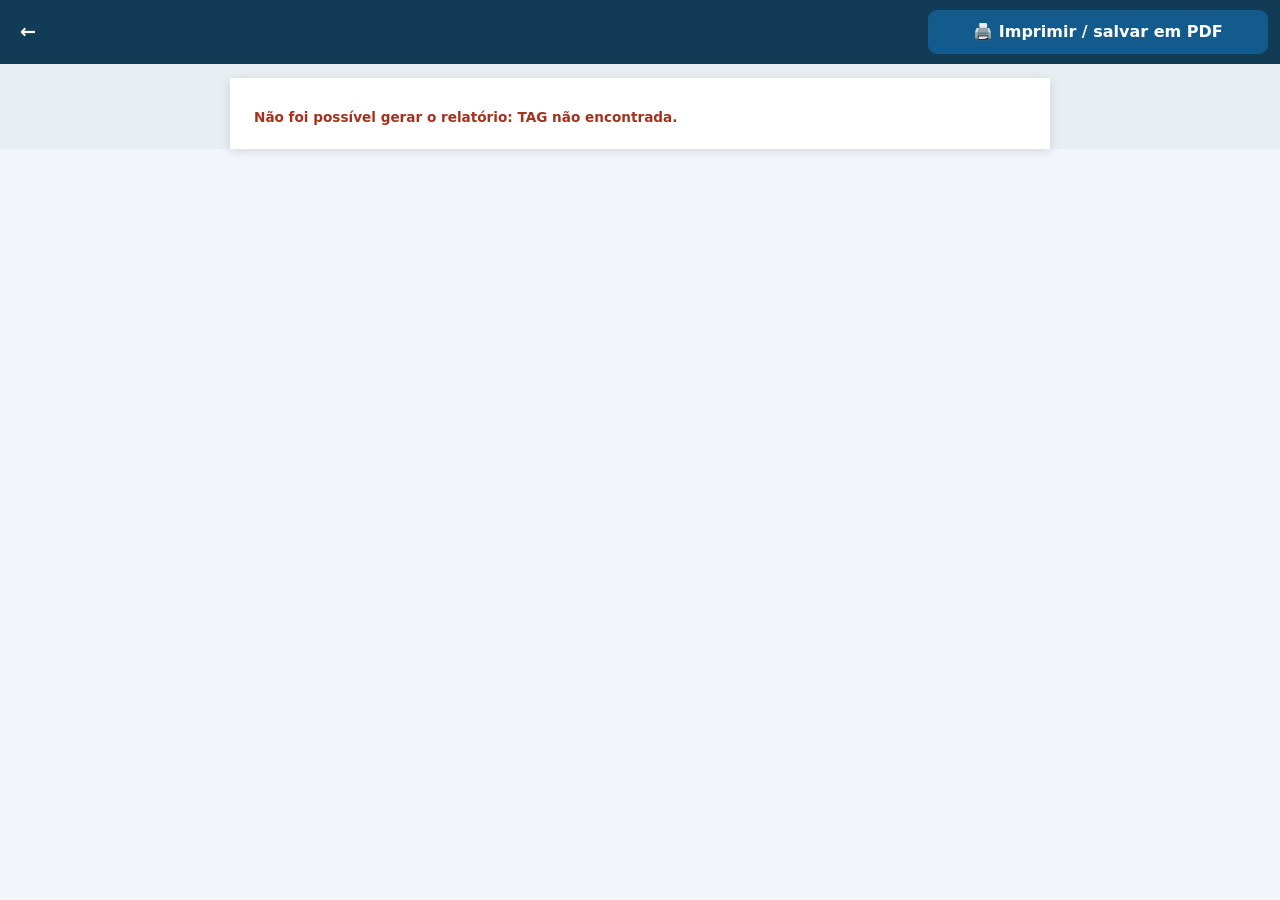
<file: relatorio.html>
<!doctype html>
<html lang="pt-BR"><head><meta charset="utf-8"><meta name="viewport" content="width=device-width,initial-scale=1">
<meta name="theme-color" content="#123b56"><title>Relatório de inspeção | P-76</title>
<link rel="stylesheet" href="estilo.css?v=20261123">
<style>
body{background:#e9eef3}
.ferramentas{position:sticky;top:0;z-index:5;background:var(--azul);padding:10px 12px;display:flex;gap:8px;align-items:center}
.ferramentas a{color:#fff;text-decoration:none;font-weight:700;font-size:1.2rem;padding:4px 8px}
.ferramentas .btn{flex:1;max-width:340px;margin-left:auto}
.folha{background:#fff;max-width:820px;margin:14px auto;padding:22px 24px;box-shadow:0 2px 10px #0002;font-size:.86rem;color:#111}
.folha h1{font-size:1.2rem;margin:0 0 2px;color:var(--azul)}
.folha h2{font-size:.95rem;margin:18px 0 6px;color:var(--azul);border-bottom:2px solid var(--azul);padding-bottom:3px}
.cab{display:flex;justify-content:space-between;gap:12px;border-bottom:1px solid #ccd;padding-bottom:8px}
.cab .sub{font-size:.8rem}
.dados{display:grid;grid-template-columns:repeat(auto-fit,minmax(170px,1fr));gap:4px 14px;margin-top:10px}
.dados div{border-bottom:1px dotted #bbc;padding:3px 0}
.dados small{display:block;color:#667;font-size:.7rem;text-transform:uppercase;letter-spacing:.03em}
.contagem{display:flex;gap:8px;margin:12px 0 2px;flex-wrap:wrap}
.contagem span{border:1px solid #ccd;border-radius:6px;padding:4px 10px;font-weight:700}
.folha table{min-width:0;font-size:.78rem}
.folha th,.folha td{border:1px solid #ccd;padding:4px 5px;vertical-align:top}
.folha th{background:#eef3f7}
.st{font-weight:800;text-align:center;white-space:nowrap}
.st.EC{background:#ffefd1}.st.NE{background:#e6e9ec}.st.ES{background:#e7f5ec}
.texto-item{color:#334}
.folha td:first-child{white-space:nowrap}
.fotos-rel{display:grid;grid-template-columns:repeat(3,1fr);gap:8px}
.fotos-rel figure{margin:0;break-inside:avoid}
.fotos-rel img{width:100%;height:150px;object-fit:cover;border:1px solid #ccd}
.fotos-rel figcaption{font-size:.7rem;color:#445}
.assin{display:grid;grid-template-columns:1fr 1fr;gap:30px;margin-top:40px}
.assin div{border-top:1px solid #333;padding-top:4px;text-align:center;font-size:.78rem}
.rod{margin-top:16px;font-size:.7rem;color:#667;text-align:center}
@media print{
  body{background:#fff}.ferramentas{display:none}
  .folha{box-shadow:none;margin:0;max-width:none;padding:0}
  tr,figure{break-inside:avoid}
  @page{size:A4;margin:14mm 12mm}
}
</style></head>
<body>
<div class="ferramentas"><a id="voltar" href="./" aria-label="Voltar">←</a><button class="btn prim" type="button" onclick="print()">🖨️ Imprimir / salvar em PDF</button></div>
<div class="folha" id="folha"><p>Carregando…</p></div>
<script src="dados.js?v=20261123"></script>
<script src="nucleo.js?v=20261123"></script>
<script>
'use strict';
const N=window.Nucleo;
function el(tag,props={},...f){const e=document.createElement(tag);for(const [k,v] of Object.entries(props)){if(k==='class')e.className=v;else if(k in e)e[k]=v;else e.setAttribute(k,v)}e.append(...f.filter(x=>x!=null));return e}
const dataBR=d=>d?d.split('-').reverse().join('/'):'—';
(async()=>{
  const folha=document.getElementById('folha');
  try{
    const tag=new URLSearchParams(location.search).get('tag'),O=N.om(tag);if(!O)throw Error('TAG não encontrada.');
    document.getElementById('voltar').href='preventiva.html?tag='+encodeURIComponent(tag);
    const R=N.roteiro(O),{registro:r,origem}=await N.carregar(tag),nome=O.tituloCard||O.tag;
    document.title='Relatório '+nome+' — OM '+O.om;
    const blocos=O.tagsEquipamentos?O.tagsEquipamentos.map(t=>[t,r.tagItems[t]]):[[O.tag,r.items]];
    const todos=blocos.flatMap(([,its])=>its),cont=s=>todos.filter(x=>x.status===s).length;
    folha.replaceChildren();
    folha.append(el('div',{class:'cab'},
      el('div',{},el('h1',{},'Relatório de inspeção preventiva'),el('div',{},el('b',{},nome),' — OM '+O.om),el('div',{class:'sub'},R.codigo)),
      el('div',{class:'sub',style:'text-align:right'},'P-76 · Telecom',el('br'),P76.sistemas[O.sistema])));
    const dados=el('div',{class:'dados'});
    for(const [k,v] of [['Executante',r.name],['Empresa',r.company],['HH por executante',r.hours],['Data da inspeção',dataBR(r.date)],['Localização',r.location],['Situação da operação',r.outcome||'Não informada'],['Causa do desvio',r.deviation]])dados.append(el('div',{},el('small',{},k),v||'—'));
    folha.append(dados);
    folha.append(el('div',{class:'contagem'},el('span',{},'ES: '+cont('ES')),el('span',{},'EC: '+cont('EC')),el('span',{},'NE: '+cont('NE')),el('span',{},'Em branco: '+todos.filter(x=>!x.status).length)));
    if(origem==='novo')folha.append(el('p',{class:'aviso'},'Esta OM ainda não foi preenchida neste aparelho.'));

    // Itens
    folha.append(el('h2',{},'Roteiro SAP — '+R.itens.length+' itens'));
    if(!O.tagsEquipamentos){
      const t=el('table'),tb=el('tbody');t.append(el('thead',{},el('tr',{},el('th',{},'Nº'),el('th',{},'Item do roteiro'),el('th',{},'Status'),el('th',{},'Observação'))),tb);
      r.items.forEach((it,i)=>tb.append(el('tr',{},el('td',{},String(i+1).padStart(2,'0')),el('td',{class:'texto-item'},R.itens[i]),el('td',{class:'st '+it.status},it.status||'—'),el('td',{},it.obs))));
      folha.append(t);
    }else{
      const t=el('table'),cab=el('tr',{},el('th',{},'TAG'));R.itens.forEach((_,i)=>cab.append(el('th',{},String(i+1).padStart(2,'0'))));
      const tb=el('tbody');for(const [eq,its] of blocos){const tr=el('tr',{},el('td',{},el('b',{},eq)));its.forEach(it=>tr.append(el('td',{class:'st '+it.status},it.status||'—')));tb.append(tr)}
      t.append(el('thead',{},cab),tb);folha.append(el('div',{class:'tabela'},t));
      const leg=el('table'),lb=el('tbody');R.itens.forEach((x,i)=>lb.append(el('tr',{},el('td',{},String(i+1).padStart(2,'0')),el('td',{class:'texto-item'},x))));leg.append(lb);
      folha.append(el('details',{open:true},el('summary',{},'Itens do roteiro'),leg));
      const obs=[];for(const [eq,its] of blocos)its.forEach((it,i)=>{if(it.obs)obs.push([eq,i,it])});
      if(obs.length){folha.append(el('h2',{},'Observações por equipamento'));const t2=el('table'),b2=el('tbody');t2.append(el('thead',{},el('tr',{},el('th',{},'TAG'),el('th',{},'Item'),el('th',{},'Status'),el('th',{},'Observação'))),b2);
        obs.forEach(([eq,i,it])=>b2.append(el('tr',{},el('td',{},eq),el('td',{},String(i+1).padStart(2,'0')),el('td',{class:'st '+it.status},it.status||'—'),el('td',{},it.obs))));folha.append(t2)}
    }
    // Medições
    if(O.historico&&R.medicoes){
      for(const [k,tit,hist] of [['power','Medições de potência (W)',O.historico.potencia],['isolation','Medições de isolação',O.historico.isolacao]]){
        folha.append(el('h2',{},tit));const t=el('table'),b=el('tbody');const pot=k==='power';
        t.append(el('thead',{},el('tr',{},el('th',{},'Cabo'),pot?el('th',{},'Projeto'):null,el('th',{},'Anterior'),el('th',{},'Atual'),el('th',{},'Status'))),b);
        r[k].forEach((m,i)=>b.append(el('tr',{},el('td',{},hist[i].cabo),pot?el('td',{},hist[i].projeto):null,el('td',{},hist[i].anterior),el('td',{},m.measured?(pot?m.measured:m.measured+' '+m.unit):'—'),el('td',{class:'st '+m.status},m.status||'—'))));
        folha.append(t,el('p',{class:'sub'},'Instrumento: '+(r[pot?'instrumentPower':'instrumentIso']||'—')));
      }
    }
    // Fotos
    const fotos=[];for(const [eq,its] of blocos)its.forEach((it,i)=>it.photos.forEach(p=>fotos.push({eq,i,p})));
    folha.append(el('h2',{},'Registro fotográfico ('+fotos.length+')'));
    if(fotos.length){const g=el('div',{class:'fotos-rel'});for(const {eq,i,p} of fotos)g.append(el('figure',{},el('img',{src:p.preview,alt:''}),el('figcaption',{},N.nomeFoto(eq,p)+' · item '+String(i+1).padStart(2,'0')+(O.tagsEquipamentos?' · '+eq:''))));folha.append(g)}
    else folha.append(el('p',{class:'sub'},'Nenhuma foto registrada.'));
    folha.append(el('div',{class:'assin'},el('div',{},'Executante',el('br'),r.name||''),el('div',{},'Fiscalização / Supervisão')));
    folha.append(el('p',{class:'rod'},'Gerado em '+new Date().toLocaleString('pt-BR')+' pelo app Preventivas Telecom P-76 · Revisão do roteiro: '+R.revisao));
  }catch(e){folha.replaceChildren(el('p',{class:'msg erro'},'Não foi possível gerar o relatório: '+e.message))}
})();
</script>
</body></html>
</file>
<file: estilo.css>
/* Estilo único de todas as telas — Preventivas Telecom P-76 */
:root{
  --azul:#123b56;--azul2:#145b8d;--azul-claro:#e8f1f8;--fundo:#f2f6fa;--borda:#d5e0ea;--texto:#172c3e;--suave:#5f7487;
  --verde:#17694a;--verde-claro:#e3f3ea;--amarelo:#8a5a00;--amarelo-claro:#fff3d6;--vermelho:#a7311f;--vermelho-claro:#fde8e4;
  font-family:system-ui,-apple-system,"Segoe UI",Roboto,Arial,sans-serif;background:var(--fundo);color:var(--texto);
  -webkit-text-size-adjust:100%
}
*{box-sizing:border-box}
body{margin:0;line-height:1.4}
a{color:var(--azul2)}
button,input,select,textarea{font:inherit;color:inherit}
.wrap{max-width:920px;margin:0 auto}

/* Cabeçalho */
.topo{background:var(--azul);color:#fff;padding:16px 14px}
.topo h1{font-size:1.3rem;margin:0}
.topo p{margin:4px 0 0;color:#cfe0ec;font-size:.88rem}

/* Barra fixa da preventiva */
.barra{position:sticky;top:0;z-index:10;background:var(--azul);color:#fff;box-shadow:0 2px 8px #0003}
.barra .wrap{display:flex;align-items:center;gap:10px;padding:9px 12px}
.barra .voltar{color:#fff;text-decoration:none;font-weight:700;font-size:1.3rem;padding:4px 8px;border-radius:8px}
.barra .voltar:focus,.barra .voltar:hover{background:#ffffff22}
.barra .id{flex:1;min-width:0}
.barra .id b{display:block;font-size:1.02rem;white-space:nowrap;overflow:hidden;text-overflow:ellipsis}
.barra .id small{color:#cfe0ec;font-size:.78rem}
.barra .salvar{background:#1f8a5d;border:0;color:#fff;font-weight:700;border-radius:9px;padding:10px 14px;cursor:pointer;white-space:nowrap}
.barra .salvar:disabled{opacity:.6}
.progresso{height:5px;background:#ffffff26}
.progresso>div{height:100%;background:#5fd39a;transition:width .3s}

main{padding:12px 12px 80px}
.card{background:#fff;border:1px solid var(--borda);border-radius:12px;padding:15px;margin:12px 0;box-shadow:0 1px 4px #142c400d}
.card>h2{font-size:1.06rem;margin:0 0 4px}
.sub{color:var(--suave);font-size:.85rem}
.grade{display:grid;grid-template-columns:repeat(auto-fit,minmax(200px,1fr));gap:0 12px}
label{display:block;font-size:.86rem;font-weight:650;margin:11px 0 5px}
input:not([type=radio]):not([type=file]):not([type=checkbox]),select,textarea{width:100%;padding:10px;border:1px solid #b9cbd8;border-radius:8px;background:#fff}
textarea{min-height:64px;resize:vertical}
input:focus,select:focus,textarea:focus{outline:2px solid #8cc3e3;border-color:var(--azul2)}

/* Botões */
.btn{display:inline-flex;align-items:center;justify-content:center;gap:6px;border:1px solid #b6cbd8;border-radius:9px;background:#fff;color:#173b53;padding:10px 12px;font-weight:600;cursor:pointer;min-height:44px;text-decoration:none}
.btn.prim{background:var(--azul2);border-color:var(--azul2);color:#fff}
.btn.peq{min-height:34px;padding:5px 10px;font-size:.85rem}
.btn.perigo{color:var(--vermelho);border-color:#e4b9b1}
.acoes{display:flex;flex-wrap:wrap;gap:8px;margin-top:10px}
.acoes .btn{flex:1 1 170px}

/* Itens do roteiro */
.item{border-top:1px solid #e1e9f0;padding:16px 0 10px;scroll-margin-top:80px}
.item:first-of-type{border-top:0}
.item-cab{display:flex;gap:10px;align-items:flex-start}
.num{flex:0 0 auto;min-width:34px;height:34px;border-radius:50%;display:grid;place-items:center;font-weight:750;font-size:.88rem;background:#e7eef4;color:#3c5a70}
.item.ok .num{background:var(--verde);color:#fff}
.item.alerta .num{background:#c77d00;color:#fff}
.item.ne .num{background:#7b8a96;color:#fff}
.texto{margin:0;font-size:.9rem;line-height:1.5;font-weight:500;overflow-wrap:anywhere}
.status{display:flex;gap:7px;margin:12px 0 4px}
.status label{position:relative;flex:1;margin:0}
.status input{position:absolute;opacity:0;inset:0}
.status span{display:block;text-align:center;padding:10px 4px;border-radius:8px;background:#f1f5f9;border:1px solid #c2d0dc;font-weight:700}
.status span small{display:block;font-weight:500;font-size:.7rem;color:var(--suave)}
.status input:focus-visible+span{outline:2px solid #8cc3e3}
.status input[value=ES]:checked+span{background:var(--verde);border-color:var(--verde);color:#fff}
.status input[value=EC]:checked+span{background:#c77d00;border-color:#c77d00;color:#fff}
.status input[value=NE]:checked+span{background:#5d6d79;border-color:#5d6d79;color:#fff}
.status input:checked+span small{color:#ffffffd0}
textarea.falta{border-color:var(--vermelho);background:var(--vermelho-claro)}
.aviso-obs{color:var(--vermelho);font-size:.8rem;margin:4px 0 0}

/* Fotos */
.fotos-bt{display:flex;gap:8px;flex-wrap:wrap;margin:8px 0}
.fotos-bt .btn{flex:1 1 140px}
.fotos{display:grid;grid-template-columns:repeat(auto-fill,minmax(130px,1fr));gap:8px;margin-top:6px}
.foto{border:1px solid var(--borda);border-radius:9px;overflow:hidden;background:#f7fafc;font-size:.75rem}
.foto img{display:block;width:100%;height:96px;object-fit:cover;background:#dfe7ee}
.foto .nome{padding:4px 6px;overflow-wrap:anywhere;color:var(--suave)}
.foto .bts{display:flex;border-top:1px solid var(--borda)}
.foto .bts button{flex:1;border:0;background:none;padding:7px 2px;font-size:.78rem;font-weight:600;cursor:pointer;color:var(--azul2)}
.foto .bts button+button{border-left:1px solid var(--borda);color:var(--vermelho)}
.oculto{position:absolute;width:1px;height:1px;opacity:0;pointer-events:none}

/* Medições */
.medicao{margin:10px 0;background:#f7fafc;border:1px solid var(--borda);border-radius:10px;padding:10px}
.tabela{overflow-x:auto}
table{border-collapse:collapse;width:100%;font-size:.8rem}
th,td{border-bottom:1px solid #e2e9ef;padding:5px 3px;text-align:left}
td:first-child{overflow-wrap:anywhere}
th{background:#eaf1f7;font-weight:650}
td input{width:64px!important;padding:7px 5px!important}
td select{width:56px!important;padding:7px 2px!important}
.aviso{background:var(--amarelo-claro);color:var(--amarelo);border-radius:8px;padding:8px 10px;font-size:.84rem;margin:8px 0}

/* Selos de situação */
.selo{display:inline-block;font-size:.74rem;font-weight:700;padding:3px 8px;border-radius:99px;white-space:nowrap}
.selo.nova{background:#e7eef4;color:#4d6577}
.selo.and{background:var(--amarelo-claro);color:var(--amarelo)}
.selo.ok{background:var(--verde-claro);color:var(--verde)}
.selo.nc{background:var(--vermelho-claro);color:var(--vermelho)}

.msg{font-size:.85rem;color:var(--suave);margin:8px 0 0}
.msg.ok{color:var(--verde)}
.msg.erro{color:var(--vermelho);font-weight:650}
details{margin:6px 0}
summary{cursor:pointer;font-weight:650;padding:6px 0}
pre{white-space:pre-wrap;overflow-wrap:anywhere;font:inherit;font-size:.83rem;color:#34505f}
.rodape{text-align:center;color:#7b8d9c;font-size:.78rem;padding:10px 14px 30px}

/* ---- Agilidade no campo (2026-11-23) ---- */
.barra .id{background:none;border:0;color:#fff;text-align:left;cursor:pointer;padding:2px 0}
.cab-itens{display:flex;justify-content:space-between;align-items:center;gap:8px;flex-wrap:wrap}
.cab-itens h2{margin:0}
.btn:disabled{opacity:.45;cursor:default}
.aviso.ok{background:var(--verde-claro);color:var(--verde)}
.fab{position:fixed;right:14px;bottom:16px;z-index:20;background:var(--azul2);color:#fff;border:0;border-radius:99px;padding:13px 18px;font-weight:700;box-shadow:0 4px 14px #0004;cursor:pointer}
.piscar{animation:piscar 1.2s ease}
@keyframes piscar{0%,60%{background:#fff3c4}100%{background:transparent}}
.frases{display:flex;flex-wrap:wrap;gap:6px;margin-top:6px}
.frases .chip{font-size:.75rem;padding:6px 10px;text-align:left;white-space:normal}
.chip{border:1px solid #c3d3df;background:#fff;color:#2b4a60;border-radius:99px;padding:7px 12px;font-size:.84rem;font-weight:600;cursor:pointer}
.chip .n{opacity:.7;margin-left:5px;font-weight:500}
.linha-ec td{background:var(--vermelho-claro)}
.visor{position:fixed;inset:0;z-index:50;background:#000e;display:flex;flex-direction:column;align-items:center;justify-content:center;padding:12px;color:#fff;font-size:.85rem}
.visor img{max-width:100%;max-height:85vh;object-fit:contain}
.foto img{cursor:zoom-in}

/* Alternância por item / por TAG */
.alternar{display:grid;grid-template-columns:1fr 1fr;gap:6px;margin:12px 0 4px;background:#e8eff5;padding:4px;border-radius:11px}
.alternar button{border:0;border-radius:8px;padding:9px 6px;background:none;font-weight:700;color:#3c5a70;cursor:pointer}
.alternar button small{display:block;font-weight:500;font-size:.72rem;opacity:.8}
.alternar button[aria-selected=true]{background:#fff;color:var(--azul);box-shadow:0 1px 4px #0002}
.tags-rolagem{display:flex;gap:6px;overflow-x:auto;padding:8px 0 4px;scrollbar-width:none}
.tags-rolagem::-webkit-scrollbar{display:none}
.tagchip{flex:0 0 auto}
.tagchip.completa{border-color:#8fcfb0;background:var(--verde-claro);color:var(--verde)}
.tagchip.ativo{background:var(--azul2);border-color:var(--azul2);color:#fff}

/* Matriz: um item, todas as TAGs */
.todas{display:flex;justify-content:space-between;align-items:center;gap:8px;margin:10px 0 6px}
.eq-lista{border:1px solid var(--borda);border-radius:10px;overflow:hidden}
.eq{border-top:1px solid #e6edf3;padding:6px 8px;scroll-margin-top:80px}
.eq:first-child{border-top:0}
.eq.s-ES{background:#f3faf6}.eq.s-EC{background:#fff8ea}.eq.s-NE{background:#f2f4f6}
.eq-topo{display:flex;align-items:center;gap:6px}
.eq-tag{flex:1;min-width:0;font-weight:700;font-size:.84rem;overflow-wrap:anywhere}
.status.compacto{margin:0;flex:0 0 auto;gap:4px}
.status.compacto label{flex:0 0 auto}
.status.compacto span{padding:8px 0;width:44px;font-size:.82rem}
.eq-mais{flex:0 0 auto;min-width:40px;height:36px;border:1px solid #c2d0dc;background:#fff;border-radius:8px;font-size:.8rem;cursor:pointer;color:var(--azul2);font-weight:700}
.eq-det{padding:4px 0 6px}
.item.multi.ok .num{background:var(--verde);color:#fff}
.item.multi.alerta .num{background:#c77d00;color:#fff}
@media(max-width:360px){.status.compacto span{width:38px}}
</file>
